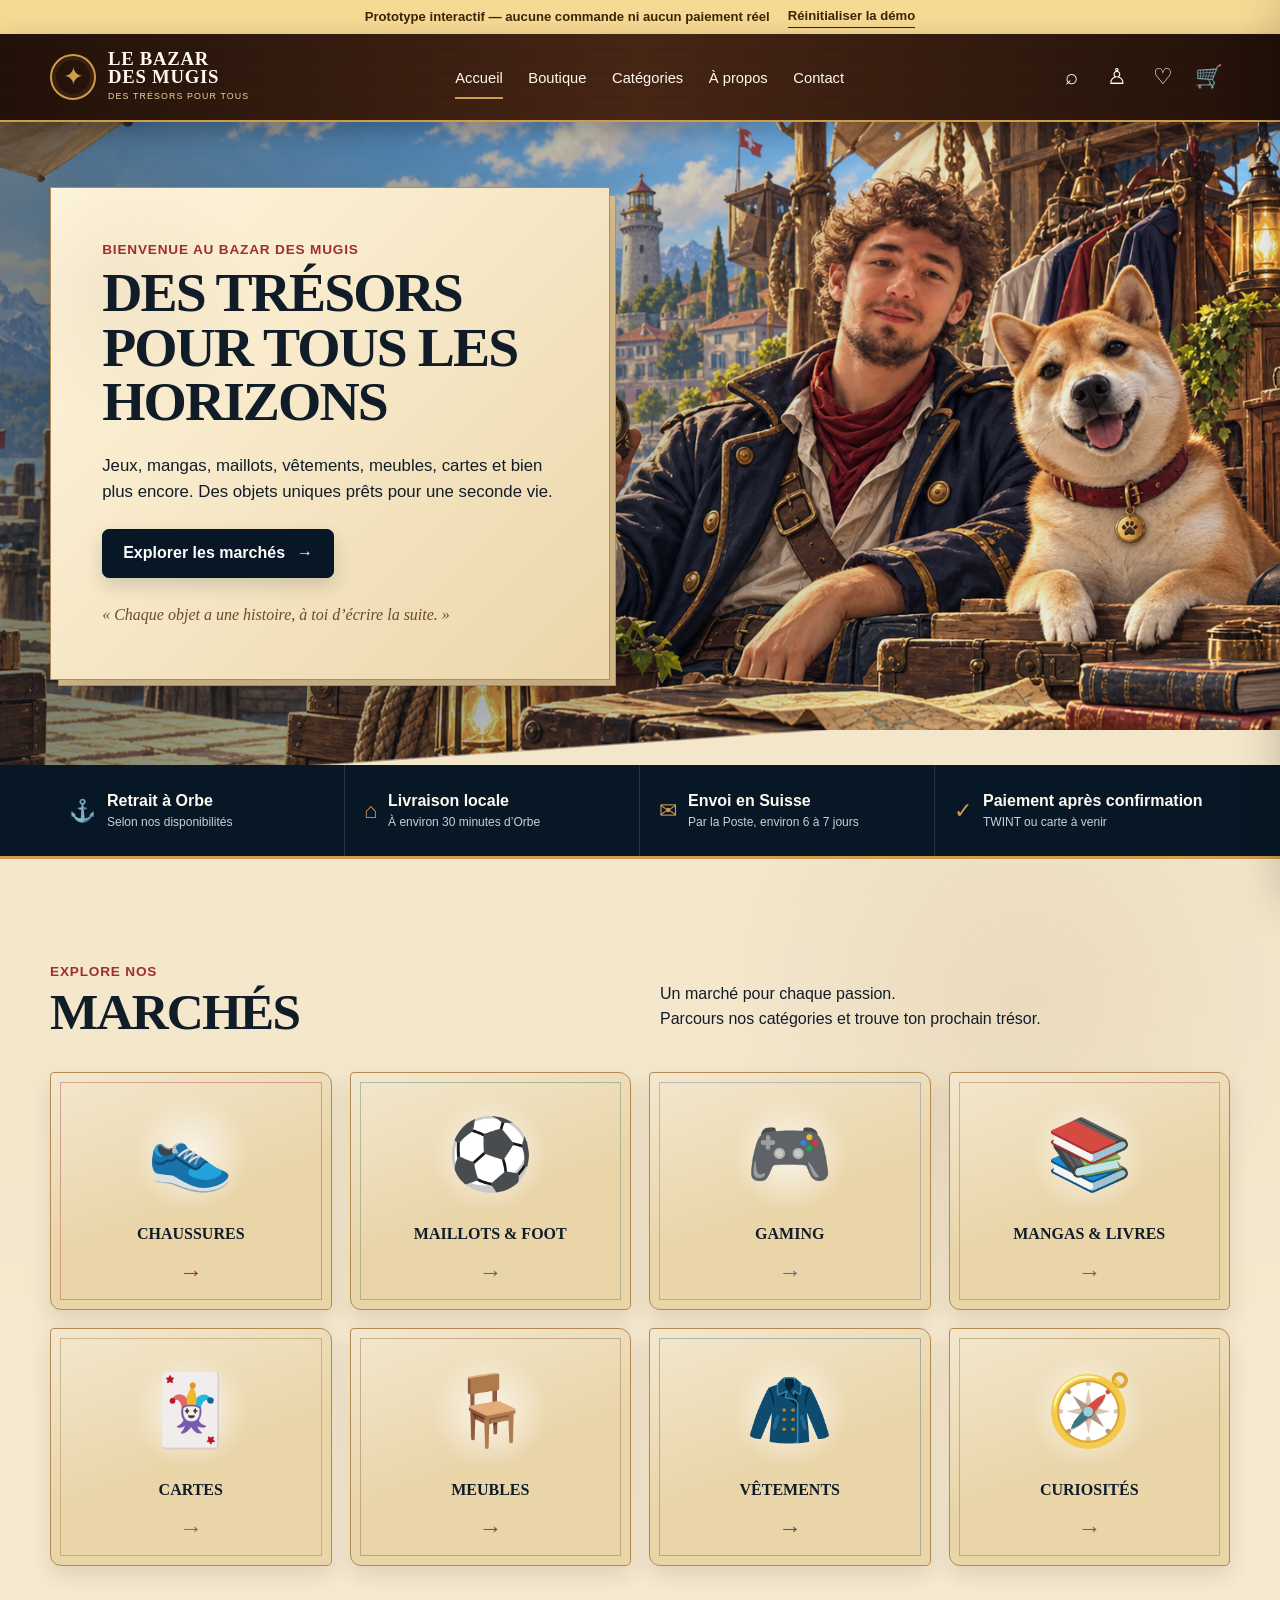
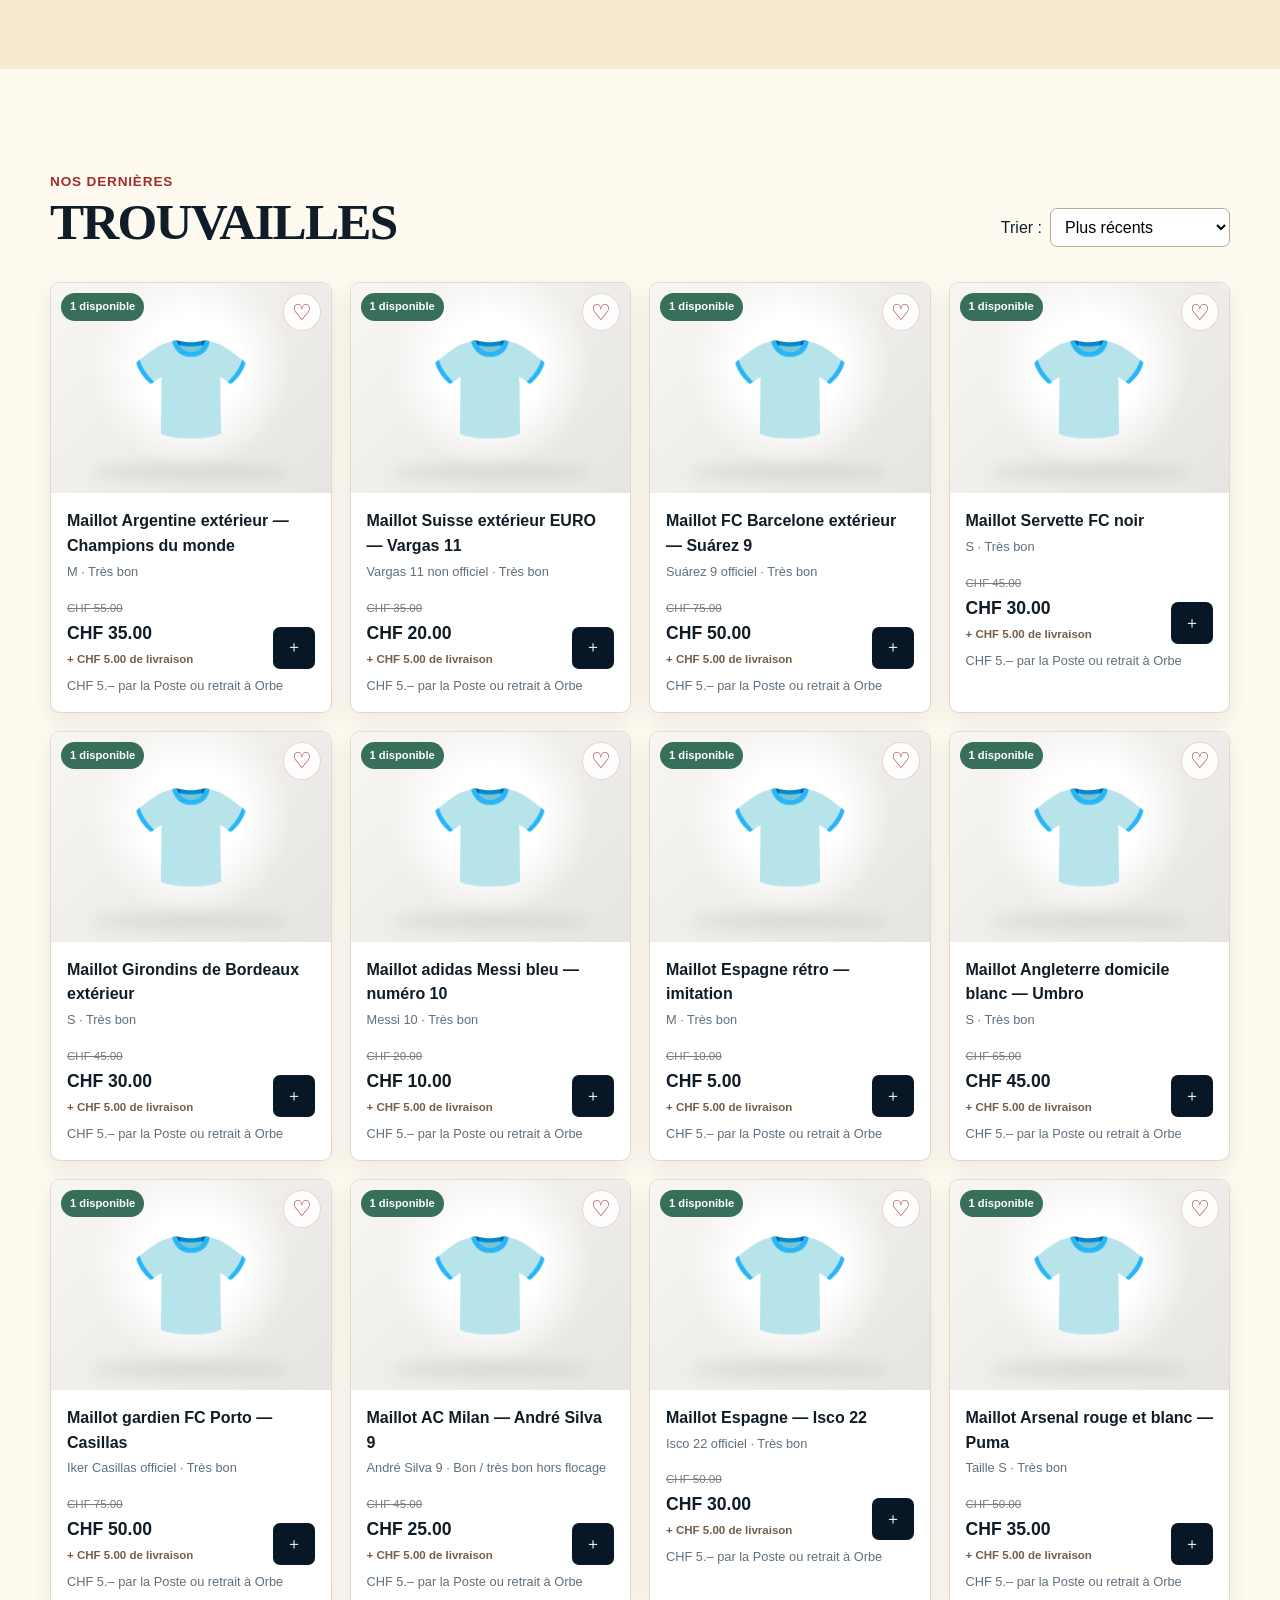
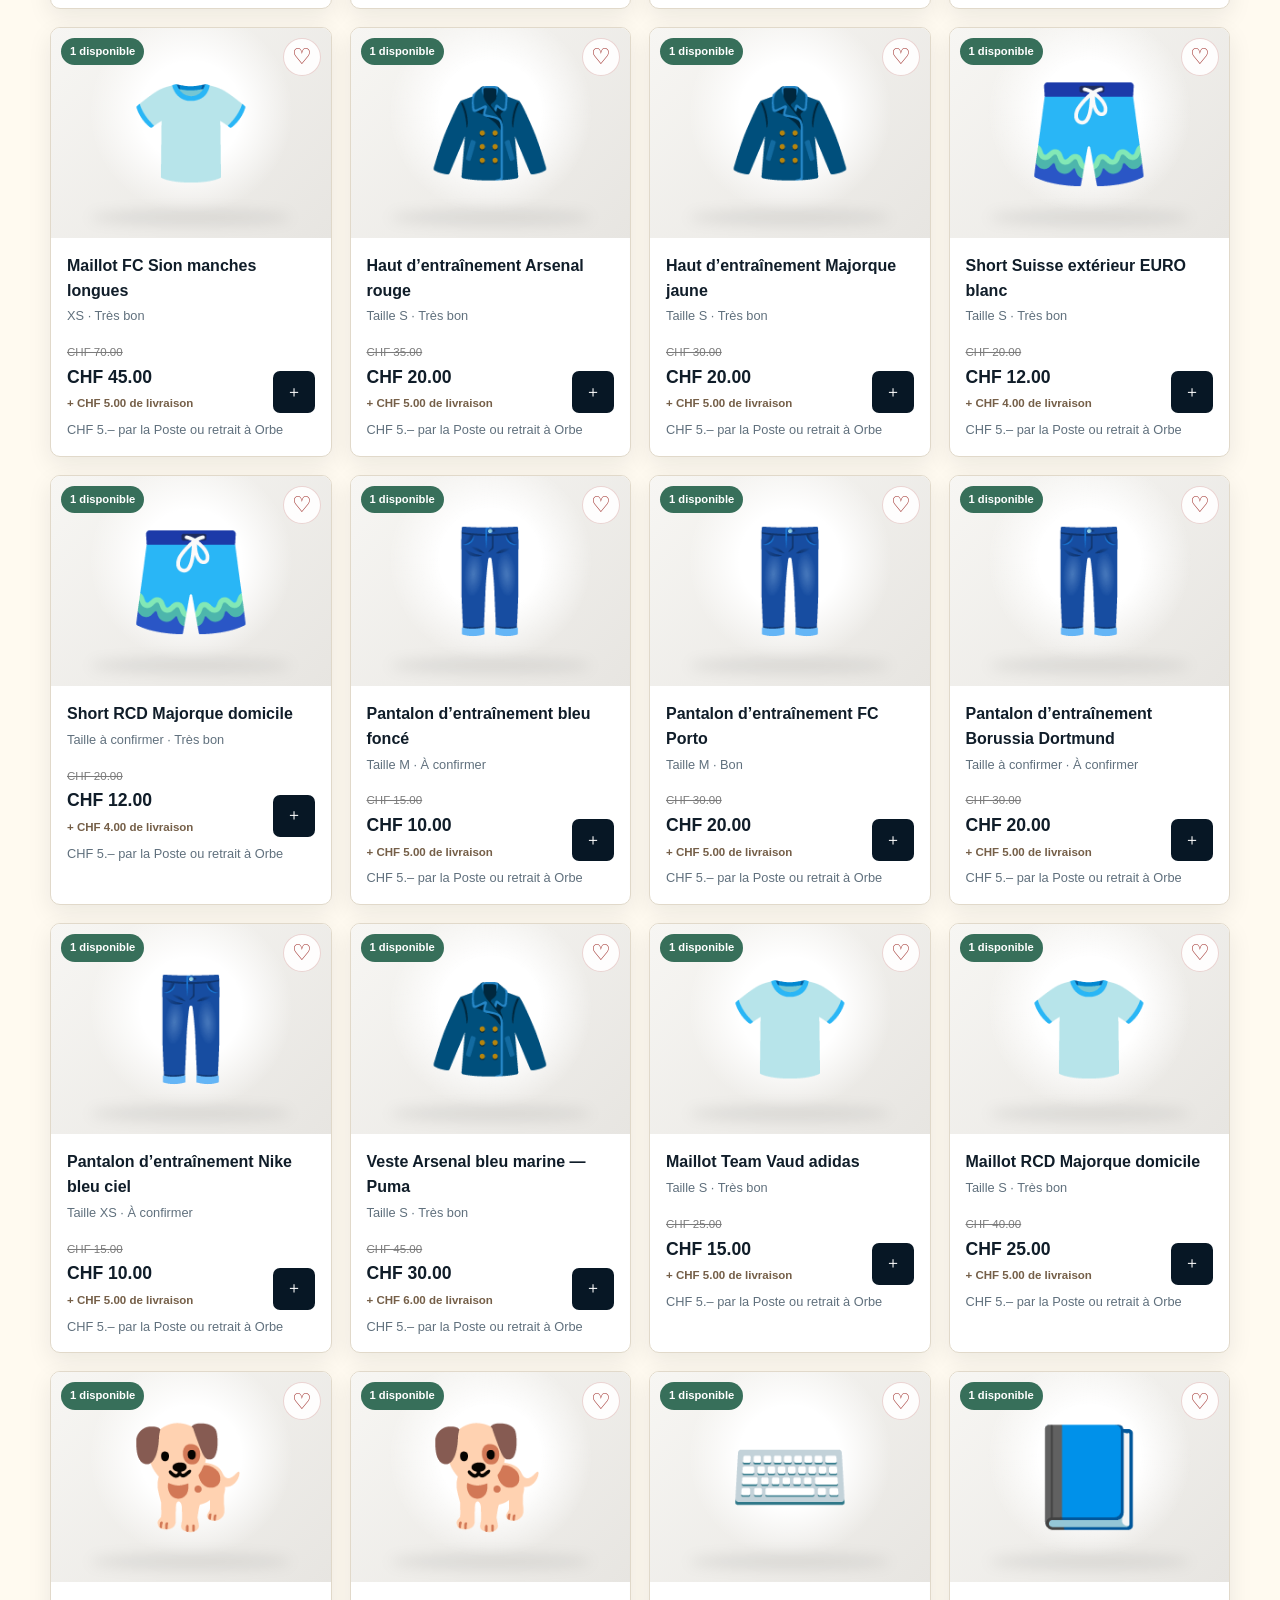
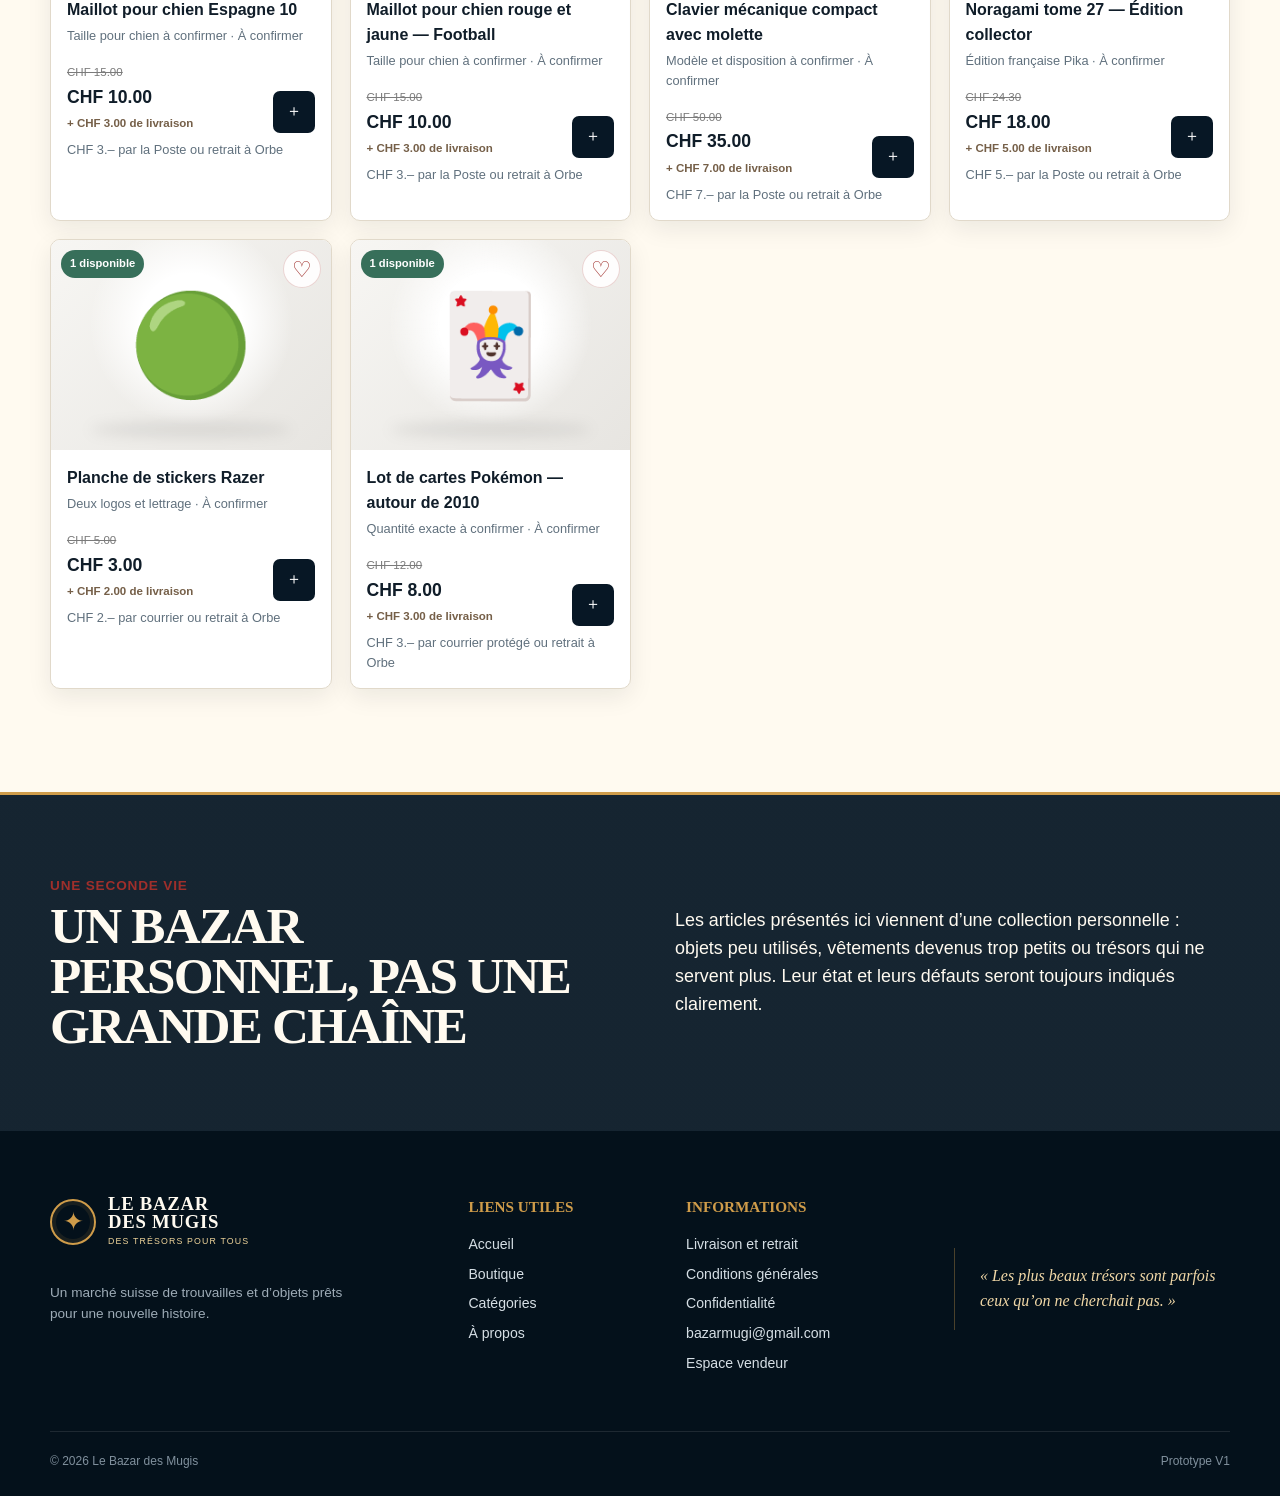
<file: index.html>
<!doctype html>
<html lang="fr">
  <head>
    <meta charset="UTF-8" />
    <meta name="viewport" content="width=device-width, initial-scale=1" />
    <meta name="robots" content="noindex, nofollow" />
    <meta
      name="description"
      content="Le Bazar des Mugis, des objets uniques et de seconde main livrés partout en Suisse."
    />
    <title>Le Bazar des Mugis — Des trésors pour tous</title>
    <link rel="stylesheet" href="styles.css" />
    <script src="catalogue-data.js" defer></script>
    <script src="catalogue-reel-2026.js" defer></script>
    <script src="app.js" defer></script>
  </head>
  <body>
    <a class="skip-link" href="#contenu">Aller au contenu</a>

    <div class="prototype-banner" role="status">
      <span>Prototype interactif — aucune commande ni aucun paiement réel</span>
      <button class="text-button" id="resetDemo" type="button">Réinitialiser la démo</button>
    </div>

    <header class="site-header" id="accueil">
      <div class="header-inner page-shell">
        <a class="brand" href="#accueil" aria-label="Le Bazar des Mugis, accueil">
          <span class="brand-mark" aria-hidden="true">✦</span>
          <span>
            <strong>Le Bazar<br />des Mugis</strong>
            <small>Des trésors pour tous</small>
          </span>
        </a>

        <button class="mobile-menu-button icon-button" id="mobileMenuButton" type="button" aria-expanded="false" aria-controls="mainNav">
          <span class="sr-only">Ouvrir le menu</span>
          <span aria-hidden="true">☰</span>
        </button>

        <nav class="main-nav" id="mainNav" aria-label="Navigation principale">
          <a class="active" href="#accueil">Accueil</a>
          <a href="#trouvailles">Boutique</a>
          <a href="#marches">Catégories</a>
          <a href="#a-propos">À propos</a>
          <a href="#contact">Contact</a>
        </nav>

        <div class="header-actions">
          <button class="icon-button" id="searchButton" type="button" aria-expanded="false" aria-controls="searchPanel">
            <span class="sr-only">Rechercher</span>
            <span aria-hidden="true">⌕</span>
          </button>
          <button class="icon-button desktop-action" type="button" aria-label="Compte client en préparation">
            <span aria-hidden="true">♙</span>
          </button>
          <button class="icon-button desktop-action" id="favoritesButton" type="button" aria-label="Afficher mes favoris">
            <span aria-hidden="true">♡</span>
            <span class="counter" id="favoriteCount" hidden>0</span>
          </button>
          <button class="icon-button cart-button" id="cartButton" type="button" aria-label="Ouvrir le panier">
            <span aria-hidden="true">🛒</span>
            <span class="counter" id="cartCount" hidden>0</span>
          </button>
        </div>
      </div>

      <div class="search-panel" id="searchPanel" hidden>
        <form class="page-shell search-form" id="searchForm" role="search">
          <label for="siteSearch">Rechercher un trésor</label>
          <div>
            <input id="siteSearch" name="q" type="search" placeholder="Maillot, manga, meuble…" autocomplete="off" />
            <button class="button button-small" type="submit">Rechercher</button>
          </div>
        </form>
      </div>
    </header>

    <main id="contenu">
      <section class="hero" aria-labelledby="heroTitle">
        <div class="hero-overlay"></div>
        <div class="page-shell hero-inner">
          <div class="parchment-panel hero-copy">
            <p class="eyebrow">Bienvenue au Bazar des Mugis</p>
            <h1 id="heroTitle">Des trésors pour tous les horizons</h1>
            <p>
              Jeux, mangas, maillots, vêtements, meubles, cartes et bien plus encore.
              Des objets uniques prêts pour une seconde vie.
            </p>
            <a class="button" href="#marches">Explorer les marchés <span aria-hidden="true">→</span></a>
            <blockquote>« Chaque objet a une histoire, à toi d’écrire la suite. »</blockquote>
          </div>
        </div>
      </section>

      <section class="service-strip" aria-label="Nos services">
        <div class="page-shell service-grid">
          <p><span aria-hidden="true">⚓</span><strong>Retrait à Orbe</strong><small>Selon nos disponibilités</small></p>
          <p><span aria-hidden="true">⌂</span><strong>Livraison locale</strong><small>À environ 30 minutes d’Orbe</small></p>
          <p><span aria-hidden="true">✉</span><strong>Envoi en Suisse</strong><small>Par la Poste, environ 6 à 7 jours</small></p>
          <p><span aria-hidden="true">✓</span><strong>Paiement après confirmation</strong><small>TWINT ou carte à venir</small></p>
        </div>
      </section>

      <section class="section parchment-section" id="marches" aria-labelledby="marketsTitle">
        <div class="page-shell">
          <div class="section-heading split-heading">
            <div>
              <p class="eyebrow">Explore nos</p>
              <h2 id="marketsTitle">Marchés</h2>
            </div>
            <p>Un marché pour chaque passion.<br />Parcours nos catégories et trouve ton prochain trésor.</p>
          </div>
          <div class="category-grid" id="categoryGrid"></div>
        </div>
      </section>

      <section class="section products-section" id="trouvailles" aria-labelledby="productsTitle">
        <div class="page-shell">
          <div class="section-heading products-heading">
            <div>
              <p class="eyebrow">Nos dernières</p>
              <h2 id="productsTitle">Trouvailles</h2>
            </div>
            <div class="product-tools">
              <label for="sortProducts">Trier :</label>
              <select id="sortProducts">
                <option value="recent">Plus récents</option>
                <option value="price-asc">Prix croissant</option>
                <option value="price-desc">Prix décroissant</option>
              </select>
            </div>
          </div>
          <div class="active-filter" id="activeFilter" hidden>
            <span></span>
            <button class="text-button" type="button">Voir tout</button>
          </div>
          <div class="product-grid" id="productGrid"></div>
          <p class="empty-state" id="emptyState" hidden>Aucun trésor ne correspond à cette recherche.</p>
        </div>
      </section>

      <section class="about-section" id="a-propos">
        <div class="page-shell about-grid">
          <div>
            <p class="eyebrow">Une seconde vie</p>
            <h2>Un bazar personnel, pas une grande chaîne</h2>
          </div>
          <p>
            Les articles présentés ici viennent d’une collection personnelle : objets peu utilisés,
            vêtements devenus trop petits ou trésors qui ne servent plus. Leur état et leurs défauts
            seront toujours indiqués clairement.
          </p>
        </div>
      </section>
    </main>

    <footer class="site-footer" id="contact">
      <div class="page-shell footer-grid">
        <div class="footer-brand">
          <div class="brand brand-footer">
            <span class="brand-mark" aria-hidden="true">✦</span>
            <span><strong>Le Bazar<br />des Mugis</strong><small>Des trésors pour tous</small></span>
          </div>
          <p>Un marché suisse de trouvailles et d’objets prêts pour une nouvelle histoire.</p>
        </div>
        <div>
          <h3>Liens utiles</h3>
          <a href="#accueil">Accueil</a>
          <a href="#trouvailles">Boutique</a>
          <a href="#marches">Catégories</a>
          <a href="#a-propos">À propos</a>
        </div>
        <div>
          <h3>Informations</h3>
          <a href="#livraison">Livraison et retrait</a>
          <a href="#conditions">Conditions générales</a>
          <a href="#confidentialite">Confidentialité</a>
          <a href="mailto:bazarmugi@gmail.com">bazarmugi@gmail.com</a>
          <a href="admin.html">Espace vendeur</a>
        </div>
        <div class="footer-quote">
          <p>« Les plus beaux trésors sont parfois ceux qu’on ne cherchait pas. »</p>
        </div>
      </div>
      <div class="page-shell footer-bottom">
        <span>© <span id="currentYear"></span> Le Bazar des Mugis</span>
        <span>Prototype V1</span>
      </div>
    </footer>

    <div class="drawer-backdrop" id="drawerBackdrop" hidden></div>
    <aside class="cart-drawer" id="cartDrawer" aria-labelledby="cartTitle" aria-hidden="true">
      <div class="drawer-header">
        <div>
          <p class="eyebrow">Ta sélection</p>
          <h2 id="cartTitle">Le panier</h2>
        </div>
        <button class="icon-button" id="closeCart" type="button" aria-label="Fermer le panier">×</button>
      </div>
      <div class="cart-items" id="cartItems"></div>
      <div class="cart-footer">
        <div class="cart-total"><span>Total avec livraison</span><strong id="cartTotal">CHF 0.00</strong></div>
        <p>Un forfait provisoire de CHF 5.– est ajouté au panier envoyé par la Poste.</p>
        <button class="button button-full" id="checkoutButton" type="button">Envoyer la demande</button>
      </div>
    </aside>

    <dialog class="product-dialog" id="productDialog">
      <button class="dialog-close icon-button" data-close-dialog type="button" aria-label="Fermer">×</button>
      <div id="productDialogContent"></div>
    </dialog>

    <dialog class="checkout-dialog" id="checkoutDialog">
      <button class="dialog-close icon-button" data-close-dialog type="button" aria-label="Fermer">×</button>
      <div class="dialog-heading">
        <p class="eyebrow">Demande de commande</p>
        <h2>Où doit partir ton trésor ?</h2>
        <p>Aucun paiement n’est demandé maintenant. La disponibilité sera d’abord confirmée.</p>
      </div>
      <form id="checkoutForm">
        <div class="form-grid">
          <label>Prénom et nom<input name="name" required autocomplete="name" /></label>
          <label>E-mail<input name="email" type="email" required autocomplete="email" /></label>
          <label>Adresse<input name="address" required autocomplete="street-address" /></label>
          <label>NPA<input name="postalCode" inputmode="numeric" pattern="[0-9]{4}" maxlength="4" required autocomplete="postal-code" /></label>
          <label>Localité<input name="city" required autocomplete="address-level2" /></label>
          <label>Téléphone (facultatif)<input name="phone" type="tel" autocomplete="tel" /></label>
        </div>
        <fieldset>
          <legend>Mode de réception</legend>
          <label class="radio-card"><input type="radio" name="delivery" value="poste" required /><span><strong>Envoi par la Poste</strong><small>Partout en Suisse, environ 6 à 7 jours</small></span></label>
          <label class="radio-card"><input type="radio" name="delivery" value="orbe" /><span><strong>Retrait à Orbe</strong><small>Adresse communiquée après confirmation</small></span></label>
          <label class="radio-card"><input type="radio" name="delivery" value="local" /><span><strong>Livraison locale</strong><small>Dans un rayon d’environ 30 minutes d’Orbe</small></span></label>
        </fieldset>
        <label>Message (facultatif)<textarea name="message" rows="3" placeholder="Une précision sur la commande…"></textarea></label>
        <label class="consent"><input type="checkbox" required /> <span>J’ai compris qu’il s’agit d’une demande et que le paiement arrivera après confirmation.</span></label>
        <button class="button button-full" type="submit">Confirmer la demande</button>
      </form>
    </dialog>

    <section class="demo-panel" id="demoPanel" hidden aria-live="polite">
      <div>
        <strong>Simulation vendeur</strong>
        <span id="demoOrderLabel"></span>
      </div>
      <button class="button button-small" id="confirmOrder" type="button">Confirmer la disponibilité</button>
      <button class="button button-small button-accent" id="simulatePayment" type="button">Simuler le paiement</button>
    </section>

    <div class="toast" id="toast" role="status" aria-live="polite" hidden></div>
  </body>
</html>
</file>
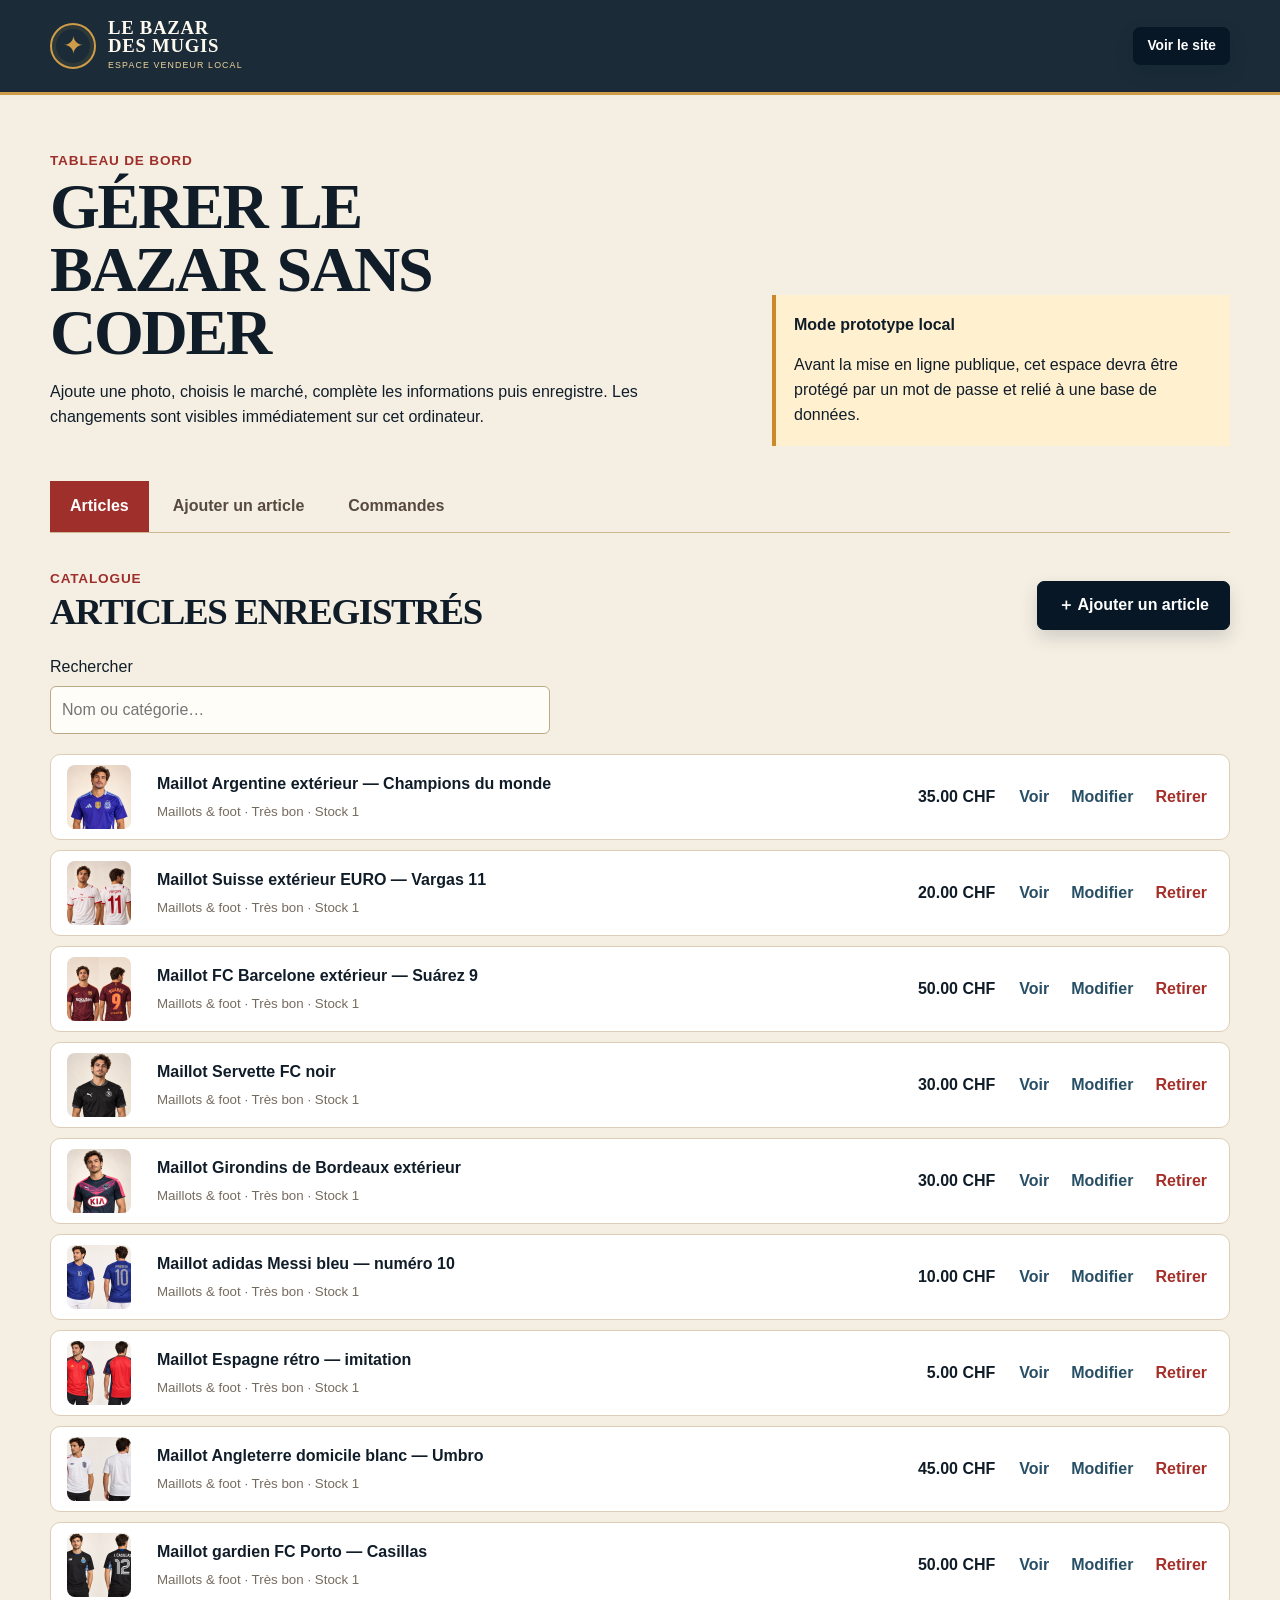
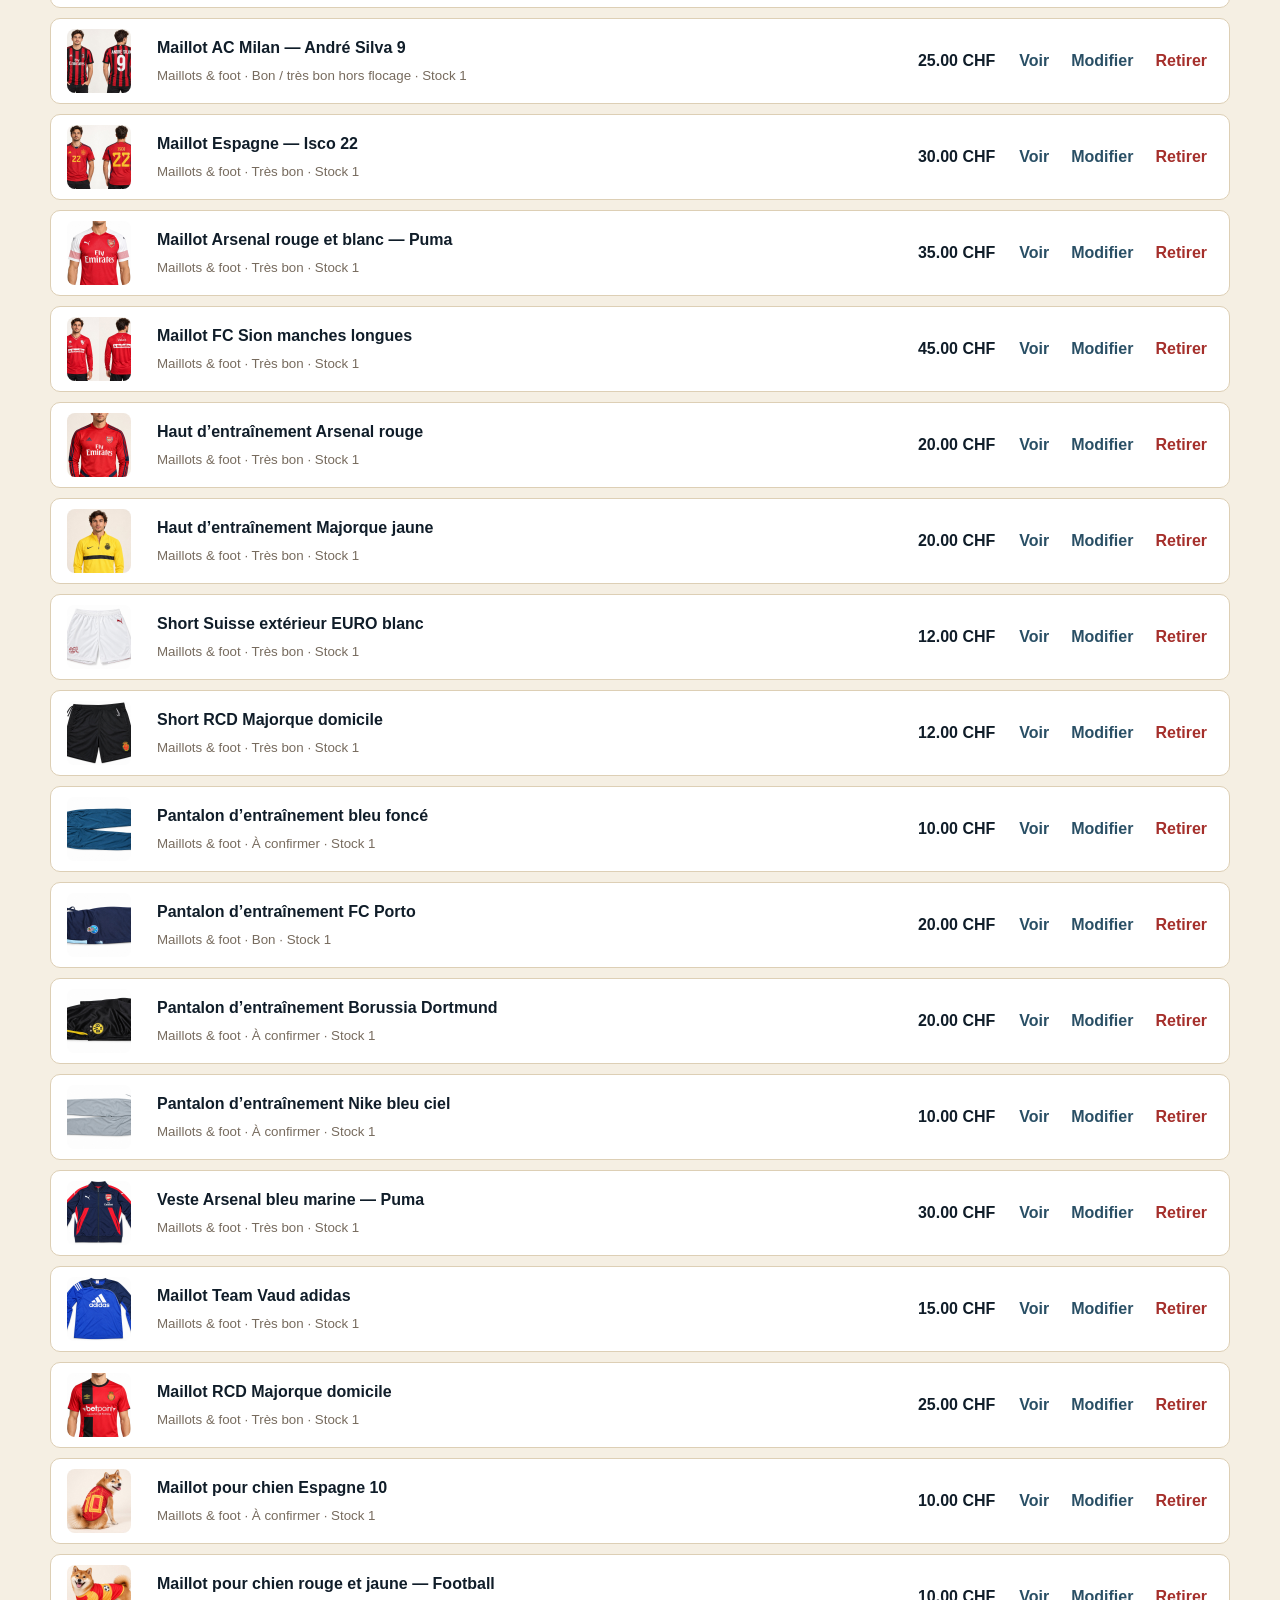
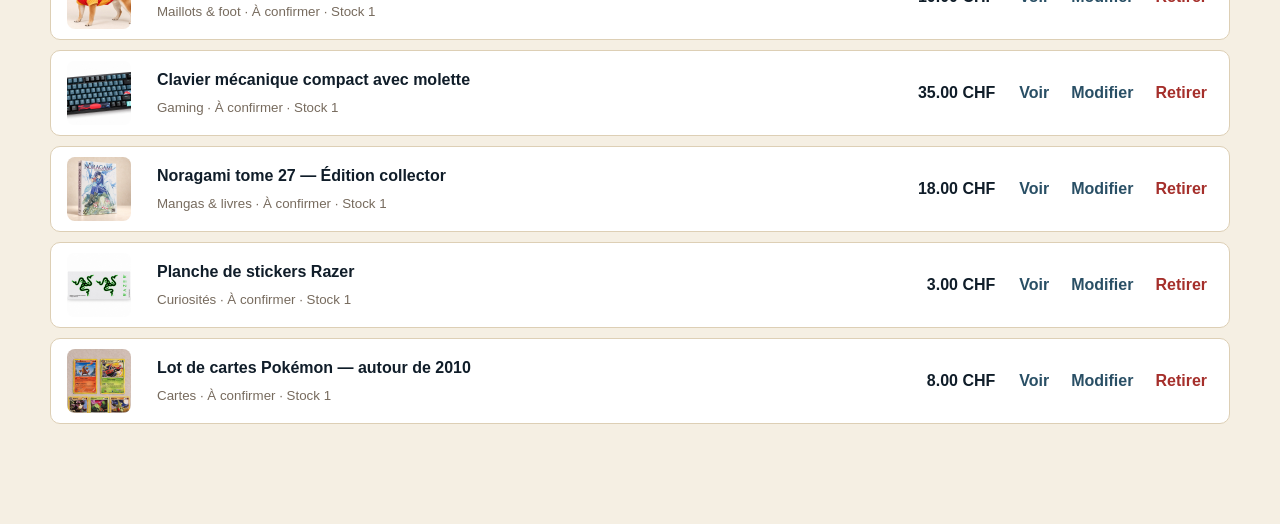
<file: admin.html>
<!doctype html><html lang="fr"><head><meta charset="UTF-8"><meta name="viewport" content="width=device-width,initial-scale=1"><meta name="robots" content="noindex"><title>Espace vendeur — Le Bazar des Mugis</title><link rel="stylesheet" href="styles.css"><script src="catalogue-data.js" defer></script><script src="catalogue-reel-2026.js" defer></script><script src="admin.js" defer></script></head>
<body class="admin-page"><header class="admin-header"><div class="page-shell"><a class="brand" href="index.html"><span class="brand-mark">✦</span><span><strong>Le Bazar<br>des Mugis</strong><small>Espace vendeur local</small></span></a><div><a class="button button-small" href="index.html">Voir le site</a></div></div></header>
<main class="admin-main page-shell"><section class="admin-intro"><div><p class="eyebrow">Tableau de bord</p><h1>Gérer le bazar sans coder</h1><p>Ajoute une photo, choisis le marché, complète les informations puis enregistre. Les changements sont visibles immédiatement sur cet ordinateur.</p></div><div class="admin-warning"><strong>Mode prototype local</strong><p>Avant la mise en ligne publique, cet espace devra être protégé par un mot de passe et relié à une base de données.</p></div></section>
<nav class="admin-tabs" aria-label="Espace vendeur"><button class="active" data-admin-tab="products">Articles</button><button data-admin-tab="editor">Ajouter un article</button><button data-admin-tab="orders">Commandes <span id="orderBadge"></span></button></nav>
<section class="admin-panel active" id="panel-products"><div class="admin-panel-heading"><div><p class="eyebrow">Catalogue</p><h2>Articles enregistrés</h2></div><button class="button" id="newProduct" type="button">＋ Ajouter un article</button></div><label class="admin-search">Rechercher<input id="adminSearch" type="search" placeholder="Nom ou catégorie…"></label><div class="admin-product-list" id="adminProductList"></div></section>
<section class="admin-panel" id="panel-editor"><div class="admin-panel-heading"><div><p class="eyebrow">Fiche vendeur</p><h2 id="editorTitle">Nouvel article</h2></div><button class="text-button" id="cancelEdit" type="button">Annuler</button></div><form id="productForm" class="admin-form"><input type="hidden" name="id"><div class="admin-form-grid"><label>Nom de l’article<input name="name" required placeholder="Ex. Maillot de Majorque 2018"></label><label>Marché<select name="category" required id="adminCategory"></select></label><label>Prix en CHF<input name="price" type="number" min="0" step="0.05" required value="25"></label><label>Frais de livraison<input name="shippingFee" type="number" min="0" step="0.05" required value="5"></label><label>État<select name="condition" required><option>Neuf</option><option>Comme neuf</option><option>Très bon état</option><option>Bon état</option><option>État correct</option></select></label><label>Quantité disponible<input name="stock" type="number" min="0" step="1" required value="1"></label></div><label>Description<textarea name="description" rows="4" required placeholder="Explique ce que c’est, son état réel et les éventuels défauts."></textarea></label><label>Mode de réception<input name="shipping" required value="CHF 5.– par la Poste ou retrait à Orbe"></label><div class="admin-dynamic-fields"><h3>Informations adaptées au marché</h3><div class="admin-form-grid" id="dynamicFields"></div></div><div class="admin-image-editor"><div><h3>Photo principale</h3><p>Choisis une image JPG, PNG ou WebP. Elle sera redimensionnée pour ne pas surcharger le site.</p><input id="productImage" type="file" accept="image/jpeg,image/png,image/webp"><button class="text-button" id="removeImage" type="button">Retirer la photo</button></div><div class="admin-image-preview" id="imagePreview"><span>📷<small>Aucune photo</small></span></div></div><button class="button button-full" type="submit">Enregistrer l’article</button></form></section>
<section class="admin-panel" id="panel-orders"><div class="admin-panel-heading"><div><p class="eyebrow">Suivi</p><h2>Commandes reçues</h2></div><a class="button button-small" href="mailto:bazarmugi@gmail.com">Ouvrir l’adresse e-mail</a></div><div class="order-filters"><button class="active" data-order-filter="all">Toutes</button><button data-order-filter="pending">À valider</button><button data-order-filter="reserved">Validées</button><button data-order-filter="paid">Payées</button><button data-order-filter="preparing">À préparer</button></div><div id="adminOrders" class="admin-orders"></div></section></main><div class="toast" id="toast" hidden></div></body></html>
</file>
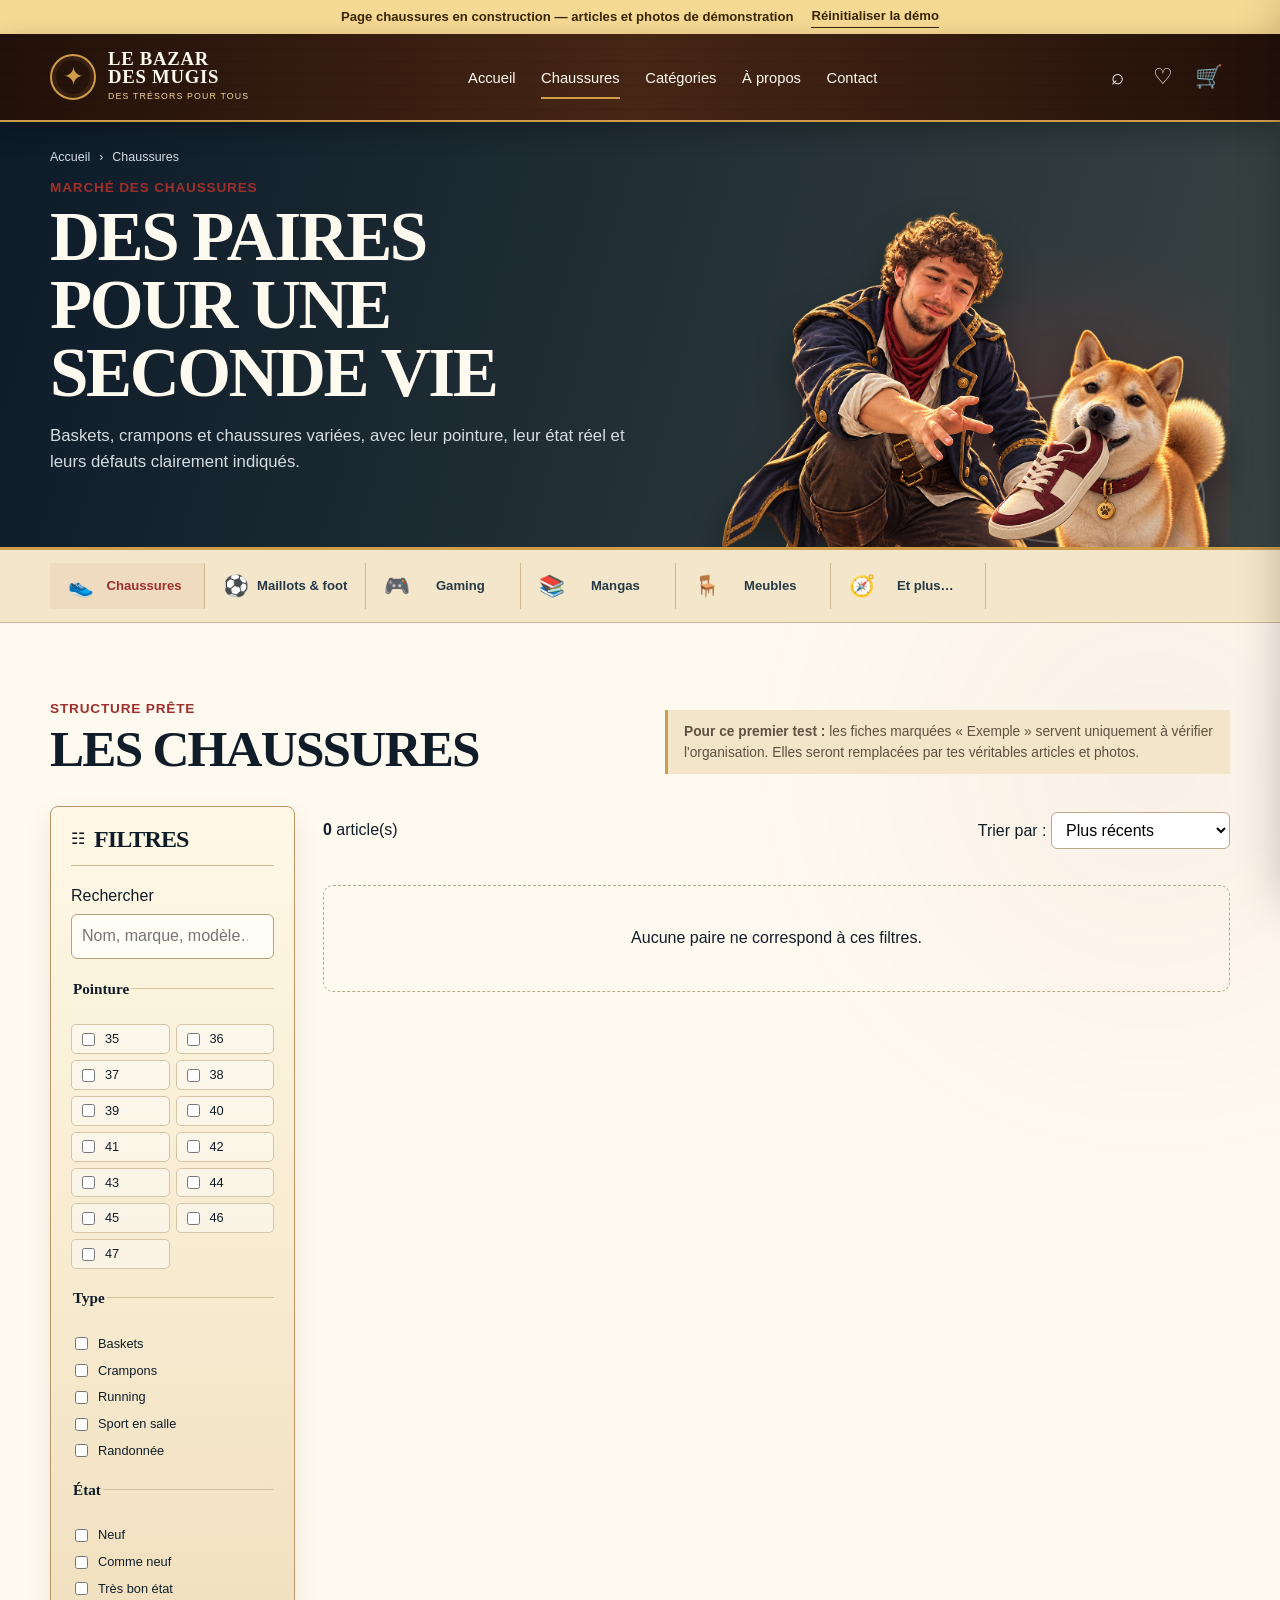
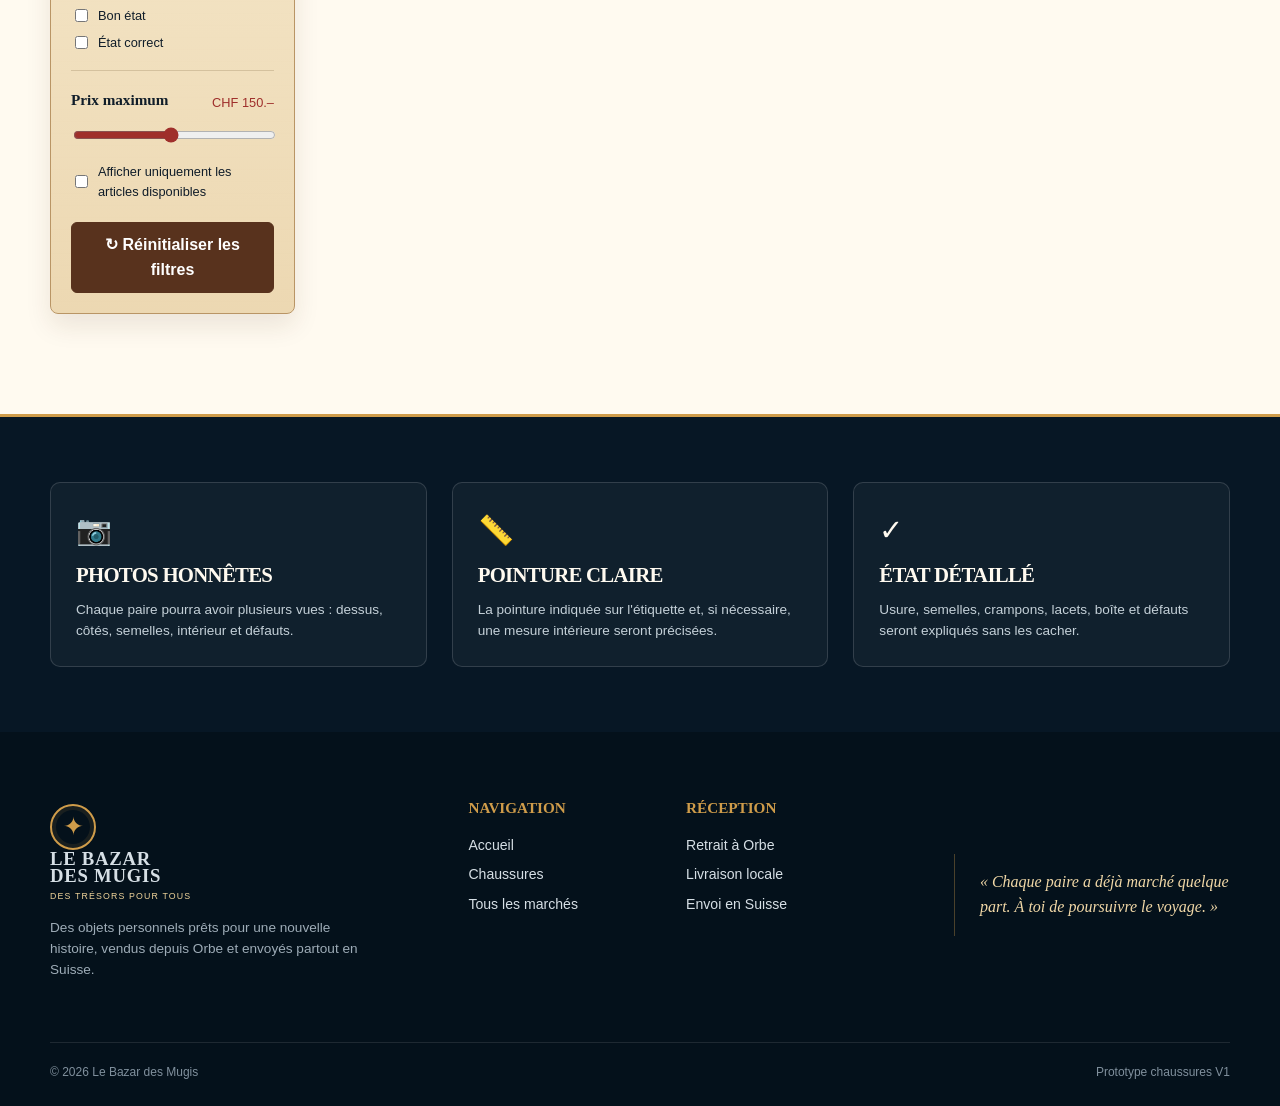
<file: chaussures.html>
<!doctype html>
<html lang="fr">
  <head>
    <meta charset="UTF-8" />
    <meta name="viewport" content="width=device-width, initial-scale=1" />
    <meta name="robots" content="noindex, nofollow" />
    <meta name="description" content="Chaussures, baskets et crampons de seconde main du Bazar des Mugis." />
    <title>Marché des chaussures — Le Bazar des Mugis</title>
    <link rel="stylesheet" href="styles.css" />
    <script src="catalogue-data.js" defer></script>
    <script src="catalogue-reel-2026.js" defer></script>
    <script src="chaussures.js" defer></script>
  </head>
  <body class="shoe-page">
    <a class="skip-link" href="#catalogueChaussures">Aller aux chaussures</a>

    <div class="prototype-banner" role="status">
      <span>Page chaussures en construction — articles et photos de démonstration</span>
      <button class="text-button" id="resetDemo" type="button">Réinitialiser la démo</button>
    </div>

    <header class="site-header">
      <div class="header-inner page-shell">
        <a class="brand" href="index.html" aria-label="Retour à l'accueil du Bazar des Mugis">
          <span class="brand-mark" aria-hidden="true">✦</span>
          <span><strong>Le Bazar<br />des Mugis</strong><small>Des trésors pour tous</small></span>
        </a>

        <button class="mobile-menu-button icon-button" id="mobileMenuButton" type="button" aria-expanded="false" aria-controls="mainNav">
          <span class="sr-only">Ouvrir le menu</span><span aria-hidden="true">☰</span>
        </button>

        <nav class="main-nav" id="mainNav" aria-label="Navigation principale">
          <a href="index.html">Accueil</a>
          <a class="active" href="chaussures.html">Chaussures</a>
          <a href="index.html#marches">Catégories</a>
          <a href="index.html#a-propos">À propos</a>
          <a href="mailto:bazarmugi@gmail.com">Contact</a>
        </nav>

        <div class="header-actions">
          <button class="icon-button" id="focusSearch" type="button" aria-label="Rechercher une chaussure"><span aria-hidden="true">⌕</span></button>
          <button class="icon-button desktop-action" id="favoritesButton" type="button" aria-label="Afficher mes favoris">
            <span aria-hidden="true">♡</span><span class="counter" id="favoriteCount" hidden>0</span>
          </button>
          <button class="icon-button cart-button" id="cartButton" type="button" aria-label="Ouvrir le panier">
            <span aria-hidden="true">🛒</span><span class="counter" id="cartCount" hidden>0</span>
          </button>
        </div>
      </div>
    </header>

    <main>
      <section class="category-hero shoe-hero" aria-labelledby="shoeTitle">
        <div class="page-shell category-hero-inner">
          <nav class="breadcrumbs" aria-label="Fil d’Ariane">
            <a href="index.html">Accueil</a><span aria-hidden="true">›</span><span>Chaussures</span>
          </nav>
          <div class="category-hero-copy">
            <p class="eyebrow">Marché des chaussures</p>
            <h1 id="shoeTitle">Des paires pour une seconde vie</h1>
            <p>Baskets, crampons et chaussures variées, avec leur pointure, leur état réel et leurs défauts clairement indiqués.</p>
          </div>
          <div class="shoe-hero-art" aria-hidden="true">
            <span class="field-line field-line-one"></span>
            <span class="field-line field-line-two"></span>
            <img src="identite-visuelle/hero-chaussures-proprietaire-beely-v1.png" alt="" />
          </div>
        </div>
      </section>

      <nav class="market-tabs" aria-label="Les marchés du bazar">
        <div class="page-shell market-tabs-inner">
          <a class="active" href="chaussures.html"><span aria-hidden="true">👟</span>Chaussures</a>
          <a href="index.html#marches"><span aria-hidden="true">⚽</span>Maillots & foot</a>
          <a href="index.html#marches"><span aria-hidden="true">🎮</span>Gaming</a>
          <a href="index.html#marches"><span aria-hidden="true">📚</span>Mangas</a>
          <a href="index.html#marches"><span aria-hidden="true">🪑</span>Meubles</a>
          <a href="index.html#marches"><span aria-hidden="true">🧭</span>Et plus…</a>
        </div>
      </nav>

      <section class="catalogue-section" id="catalogueChaussures">
        <div class="page-shell">
          <div class="catalogue-intro">
            <div>
              <p class="eyebrow">Structure prête</p>
              <h2>Les chaussures</h2>
            </div>
            <p class="demo-note"><strong>Pour ce premier test :</strong> les fiches marquées « Exemple » servent uniquement à vérifier l'organisation. Elles seront remplacées par tes véritables articles et photos.</p>
          </div>

          <button class="button filter-toggle" id="filterToggle" type="button" aria-expanded="false" aria-controls="shoeFilters">Afficher les filtres</button>

          <div class="catalogue-layout">
            <aside class="filters-panel" id="shoeFilters">
              <div class="filters-title"><span aria-hidden="true">☷</span><h2>Filtres</h2></div>
              <label class="filter-search">Rechercher<input id="shoeSearch" type="search" placeholder="Nom, marque, modèle…" /></label>

              <fieldset class="filter-group">
                <legend>Pointure</legend>
                <div class="size-filter" id="sizeFilters"></div>
              </fieldset>

              <fieldset class="filter-group">
                <legend>Type</legend>
                <label><input type="checkbox" name="type" value="Baskets" /> Baskets</label>
                <label><input type="checkbox" name="type" value="Crampons" /> Crampons</label>
                <label><input type="checkbox" name="type" value="Running" /> Running</label>
                <label><input type="checkbox" name="type" value="Sport en salle" /> Sport en salle</label>
                <label><input type="checkbox" name="type" value="Randonnée" /> Randonnée</label>
              </fieldset>

              <fieldset class="filter-group">
                <legend>État</legend>
                <label><input type="checkbox" name="condition" value="Neuf" /> Neuf</label>
                <label><input type="checkbox" name="condition" value="Comme neuf" /> Comme neuf</label>
                <label><input type="checkbox" name="condition" value="Très bon état" /> Très bon état</label>
                <label><input type="checkbox" name="condition" value="Bon état" /> Bon état</label>
                <label><input type="checkbox" name="condition" value="État correct" /> État correct</label>
              </fieldset>

              <div class="filter-group">
                <label for="maxPrice"><strong>Prix maximum</strong><output id="maxPriceOutput">CHF 150.–</output></label>
                <input id="maxPrice" type="range" min="10" max="300" step="5" value="150" />
              </div>

              <label class="stock-filter"><input id="availableOnly" type="checkbox" /> Afficher uniquement les articles disponibles</label>
              <button class="filter-reset" id="resetFilters" type="button">↻ Réinitialiser les filtres</button>
            </aside>

            <div class="catalogue-results">
              <div class="results-toolbar">
                <p><strong id="resultCount">0</strong> article(s)</p>
                <label for="sortShoes">Trier par :
                  <select id="sortShoes">
                    <option value="recent">Plus récents</option>
                    <option value="price-asc">Prix croissant</option>
                    <option value="price-desc">Prix décroissant</option>
                    <option value="size-asc">Pointure croissante</option>
                  </select>
                </label>
              </div>
              <div class="shoe-product-grid" id="shoeGrid"></div>
              <p class="empty-state" id="shoeEmpty" hidden>Aucune paire ne correspond à ces filtres.</p>
            </div>
          </div>
        </div>
      </section>

      <section class="shoe-information">
        <div class="page-shell shoe-information-grid">
          <article><span aria-hidden="true">📷</span><h2>Photos honnêtes</h2><p>Chaque paire pourra avoir plusieurs vues : dessus, côtés, semelles, intérieur et défauts.</p></article>
          <article><span aria-hidden="true">📏</span><h2>Pointure claire</h2><p>La pointure indiquée sur l'étiquette et, si nécessaire, une mesure intérieure seront précisées.</p></article>
          <article><span aria-hidden="true">✓</span><h2>État détaillé</h2><p>Usure, semelles, crampons, lacets, boîte et défauts seront expliqués sans les cacher.</p></article>
        </div>
      </section>
    </main>

    <footer class="site-footer">
      <div class="page-shell footer-grid">
        <div class="footer-brand">
          <a class="brand brand-footer" href="index.html"><span class="brand-mark" aria-hidden="true">✦</span><span><strong>Le Bazar<br />des Mugis</strong><small>Des trésors pour tous</small></span></a>
          <p>Des objets personnels prêts pour une nouvelle histoire, vendus depuis Orbe et envoyés partout en Suisse.</p>
        </div>
        <div><h3>Navigation</h3><a href="index.html">Accueil</a><a href="chaussures.html">Chaussures</a><a href="index.html#marches">Tous les marchés</a></div>
        <div><h3>Réception</h3><a href="index.html">Retrait à Orbe</a><a href="index.html">Livraison locale</a><a href="index.html">Envoi en Suisse</a></div>
        <div class="footer-quote"><p>« Chaque paire a déjà marché quelque part. À toi de poursuivre le voyage. »</p></div>
      </div>
      <div class="page-shell footer-bottom"><span>© <span id="currentYear"></span> Le Bazar des Mugis</span><span>Prototype chaussures V1</span></div>
    </footer>

    <div class="drawer-backdrop" id="drawerBackdrop" hidden></div>
    <aside class="cart-drawer" id="cartDrawer" aria-labelledby="cartTitle" aria-hidden="true">
      <div class="drawer-header"><div><p class="eyebrow">Ta sélection</p><h2 id="cartTitle">Le panier</h2></div><button class="icon-button" id="closeCart" type="button" aria-label="Fermer">×</button></div>
      <div class="cart-items" id="cartItems"></div>
      <div class="cart-footer"><div class="cart-total"><span>Total avec livraison</span><strong id="cartTotal">CHF 0.00</strong></div><p>Le forfait provisoire de CHF 5.– est inclus.</p><button class="button button-full" id="checkoutButton" type="button">Envoyer la demande</button></div>
    </aside>

    <dialog class="product-dialog shoe-dialog" id="shoeDialog">
      <button class="dialog-close icon-button" id="closeShoeDialog" type="button" aria-label="Fermer">×</button>
      <div id="shoeDialogContent"></div>
    </dialog>

    <dialog class="checkout-dialog" id="checkoutDialog">
      <button class="dialog-close icon-button" id="closeCheckoutDialog" type="button" aria-label="Fermer">×</button>
      <div class="dialog-heading"><p class="eyebrow">Demande de commande</p><h2>Informations de réception</h2><p>Aucun paiement maintenant : tu recevras d'abord la confirmation de disponibilité.</p></div>
      <form id="checkoutForm">
        <div class="form-grid">
          <label>Prénom et nom<input name="name" required autocomplete="name" /></label>
          <label>E-mail<input name="email" type="email" required autocomplete="email" /></label>
          <label>Adresse<input name="address" required autocomplete="street-address" /></label>
          <label>NPA<input name="postalCode" inputmode="numeric" pattern="[0-9]{4}" maxlength="4" required /></label>
          <label>Localité<input name="city" required /></label>
          <label>Téléphone (facultatif)<input name="phone" type="tel" /></label>
        </div>
        <fieldset><legend>Mode de réception</legend>
          <label class="radio-card"><input type="radio" name="delivery" value="poste" required /><span><strong>Envoi par la Poste</strong><small>Partout en Suisse, environ 6 à 7 jours</small></span></label>
          <label class="radio-card"><input type="radio" name="delivery" value="orbe" /><span><strong>Retrait à Orbe</strong><small>Adresse après confirmation</small></span></label>
          <label class="radio-card"><input type="radio" name="delivery" value="local" /><span><strong>Livraison locale</strong><small>Environ 30 minutes autour d'Orbe</small></span></label>
        </fieldset>
        <label class="consent"><input type="checkbox" required /><span>J’ai compris que le paiement arrivera après confirmation.</span></label>
        <button class="button button-full" type="submit">Confirmer la demande</button>
      </form>
    </dialog>

    <section class="demo-panel" id="demoPanel" hidden aria-live="polite">
      <div><strong>Simulation vendeur</strong><span id="demoOrderLabel"></span></div>
      <button class="button button-small" id="confirmOrder" type="button">Confirmer la disponibilité</button>
      <button class="button button-small button-accent" id="simulatePayment" type="button">Simuler le paiement</button>
    </section>
    <div class="toast" id="toast" role="status" aria-live="polite" hidden></div>
  </body>
</html>
</file>
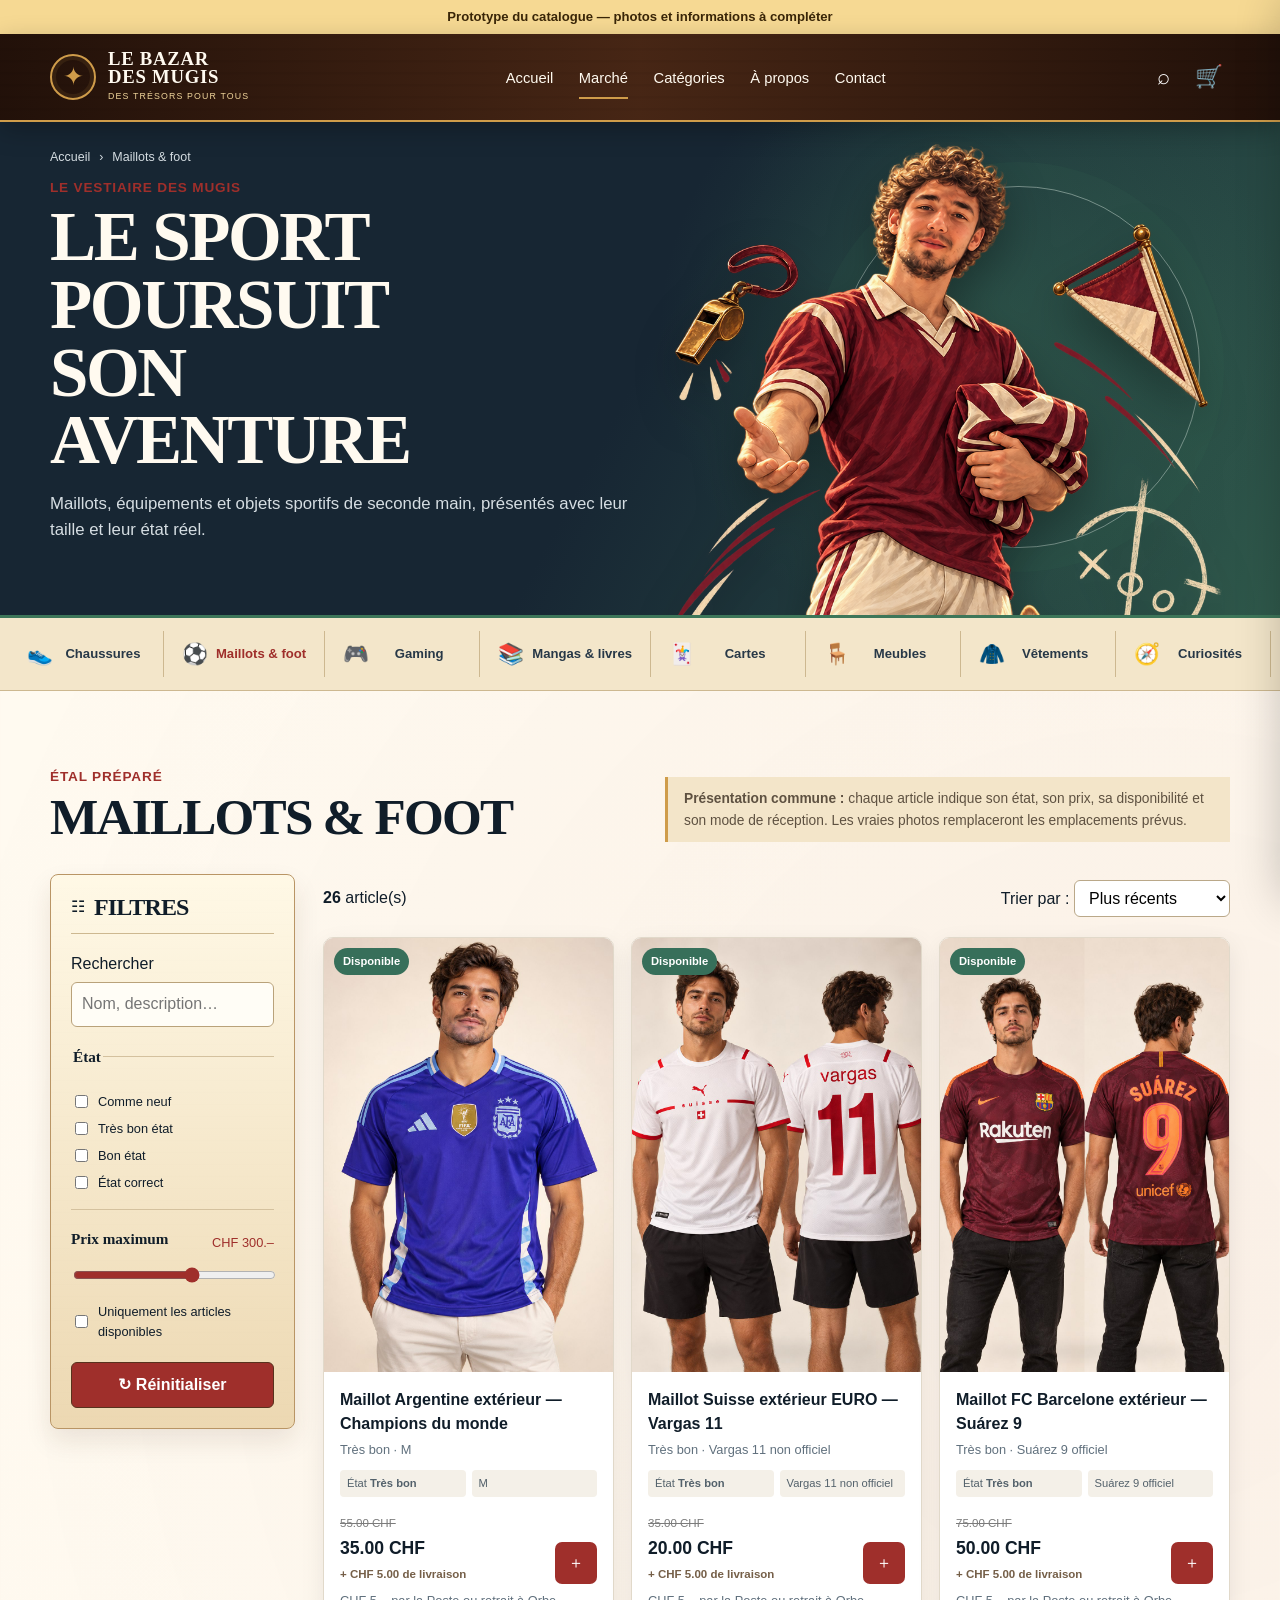
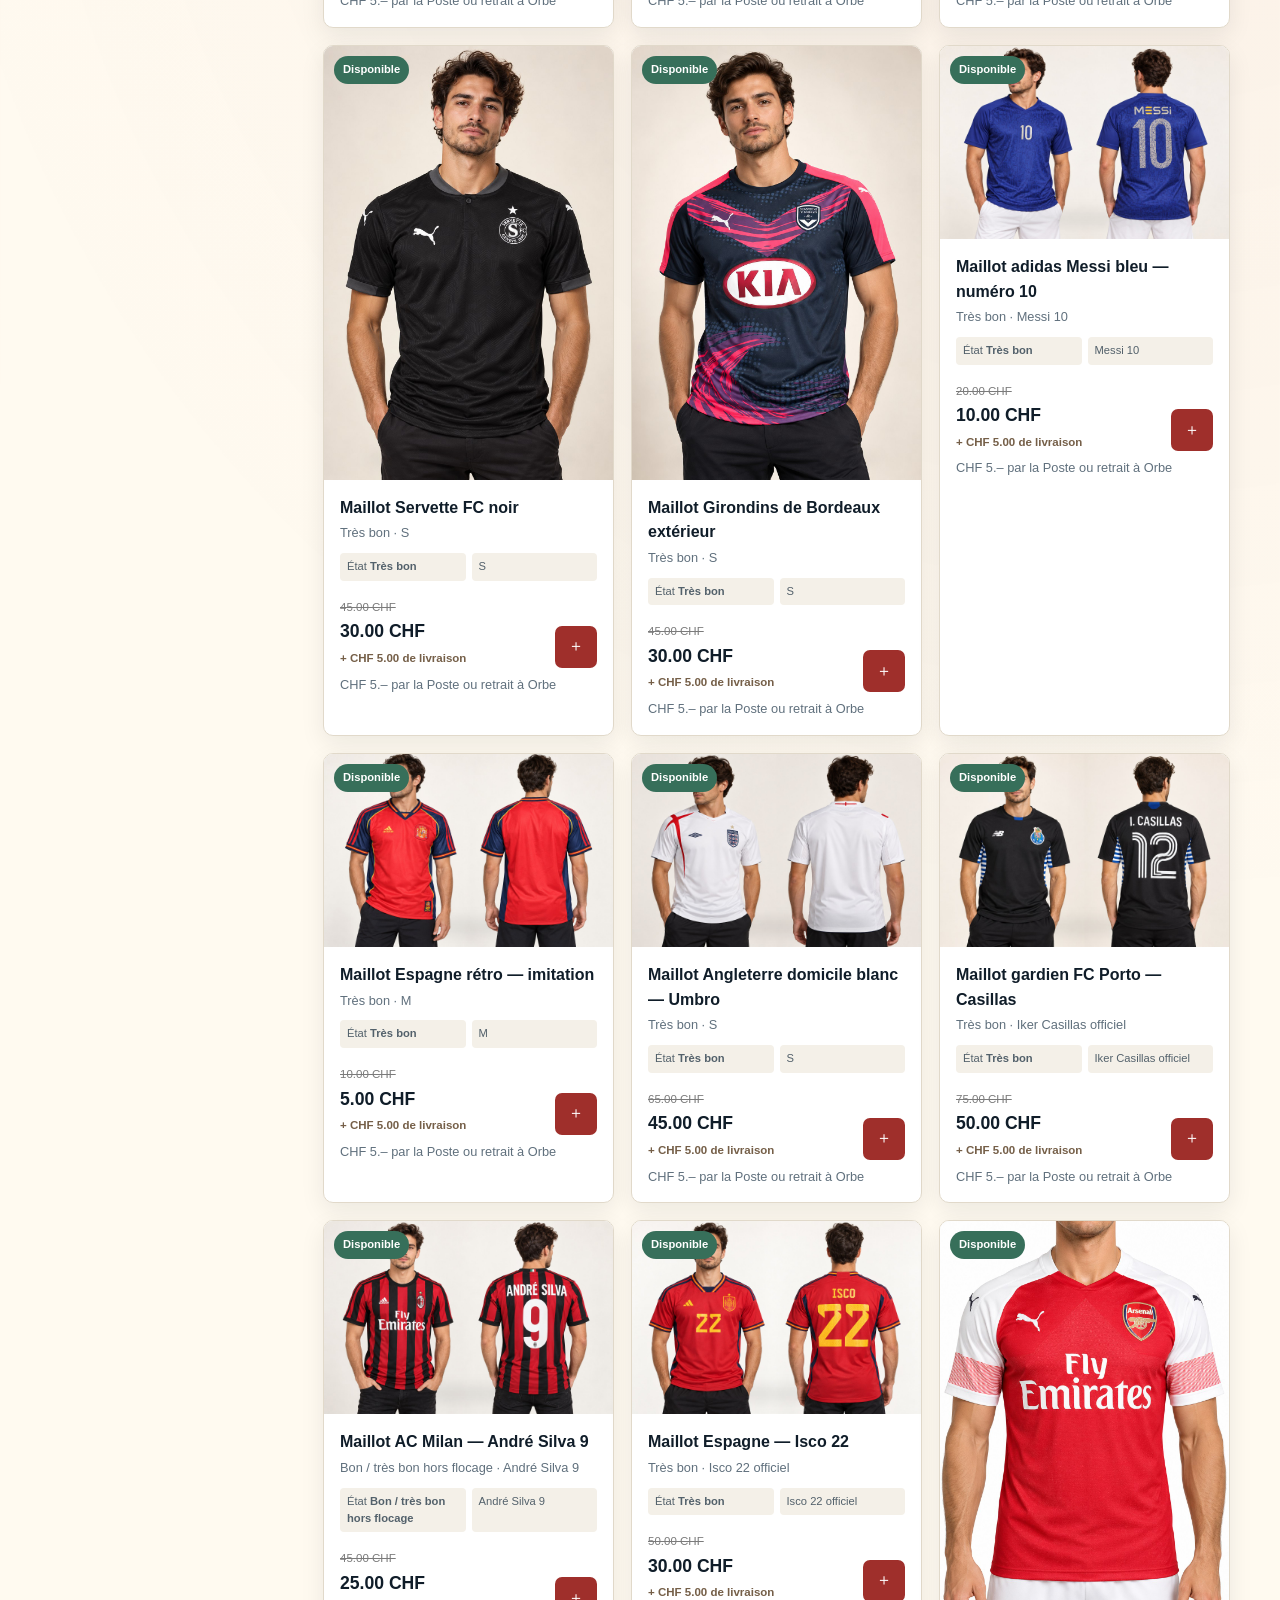
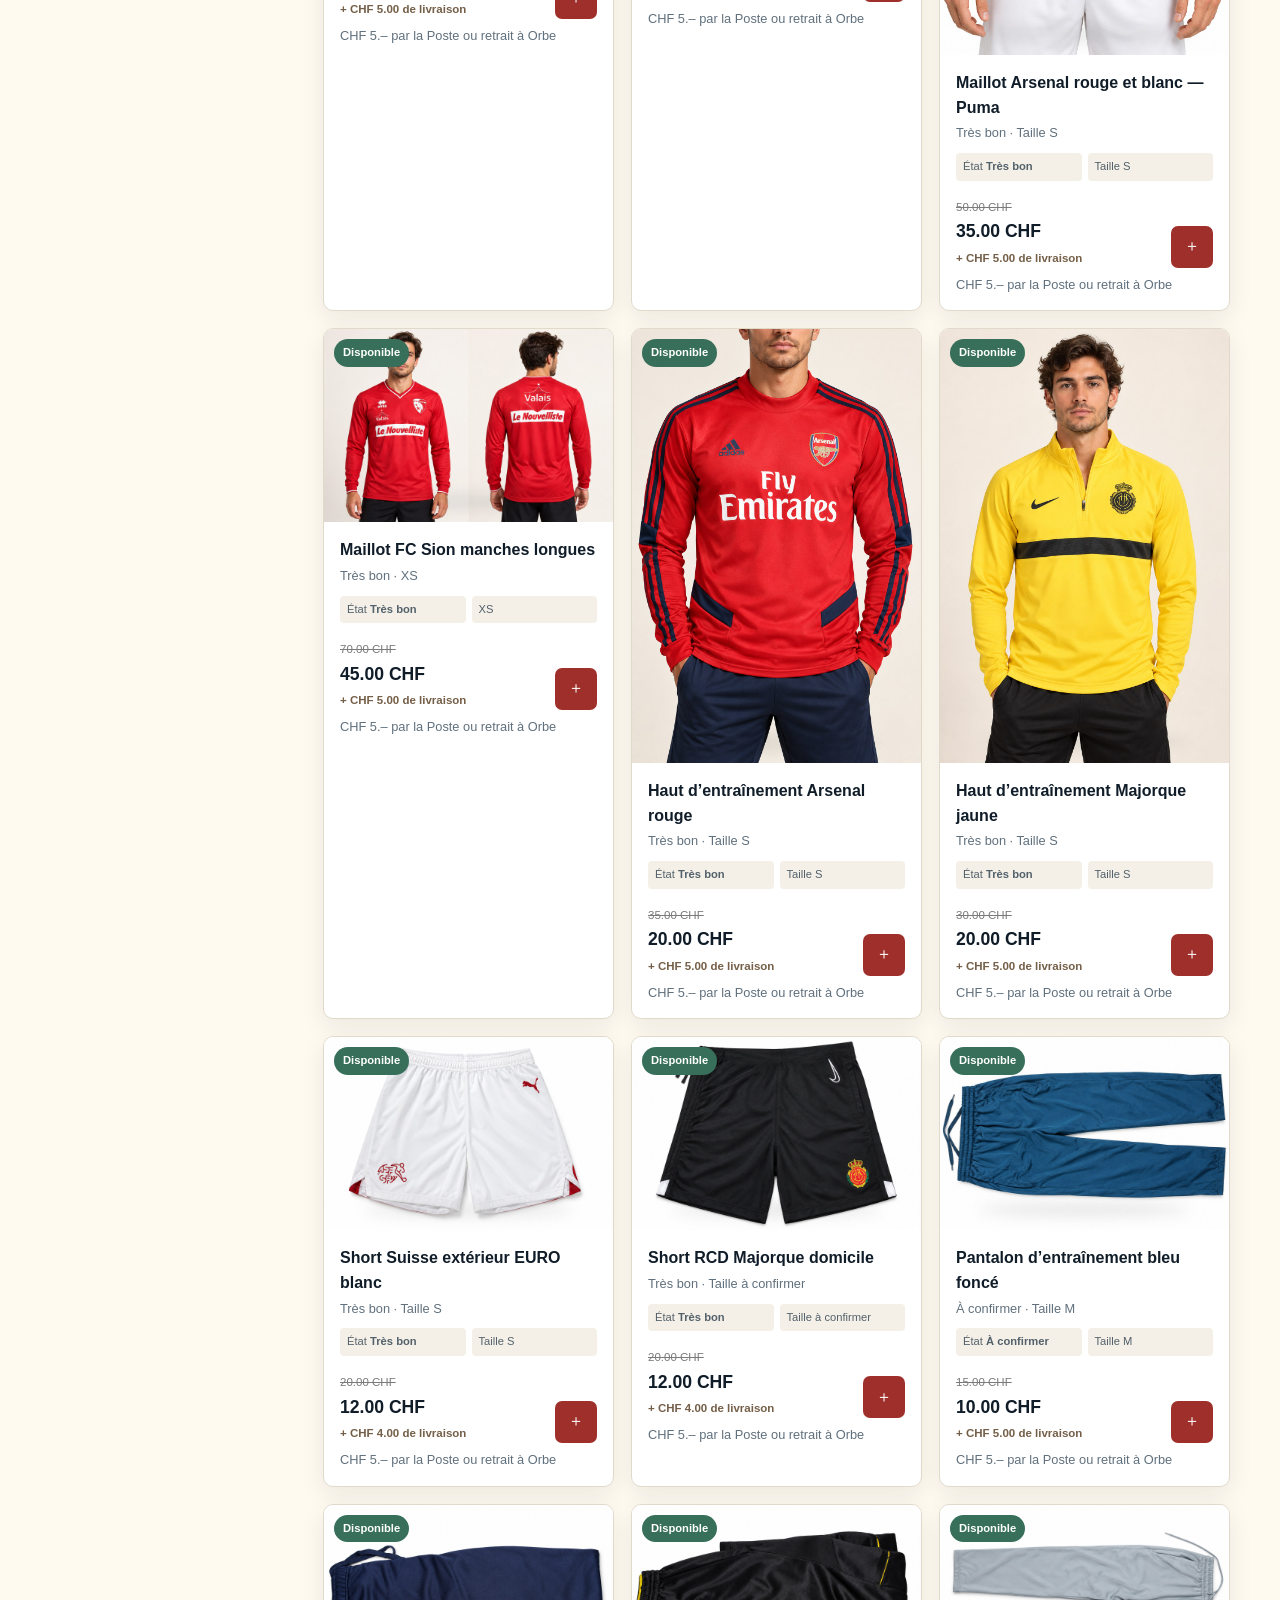
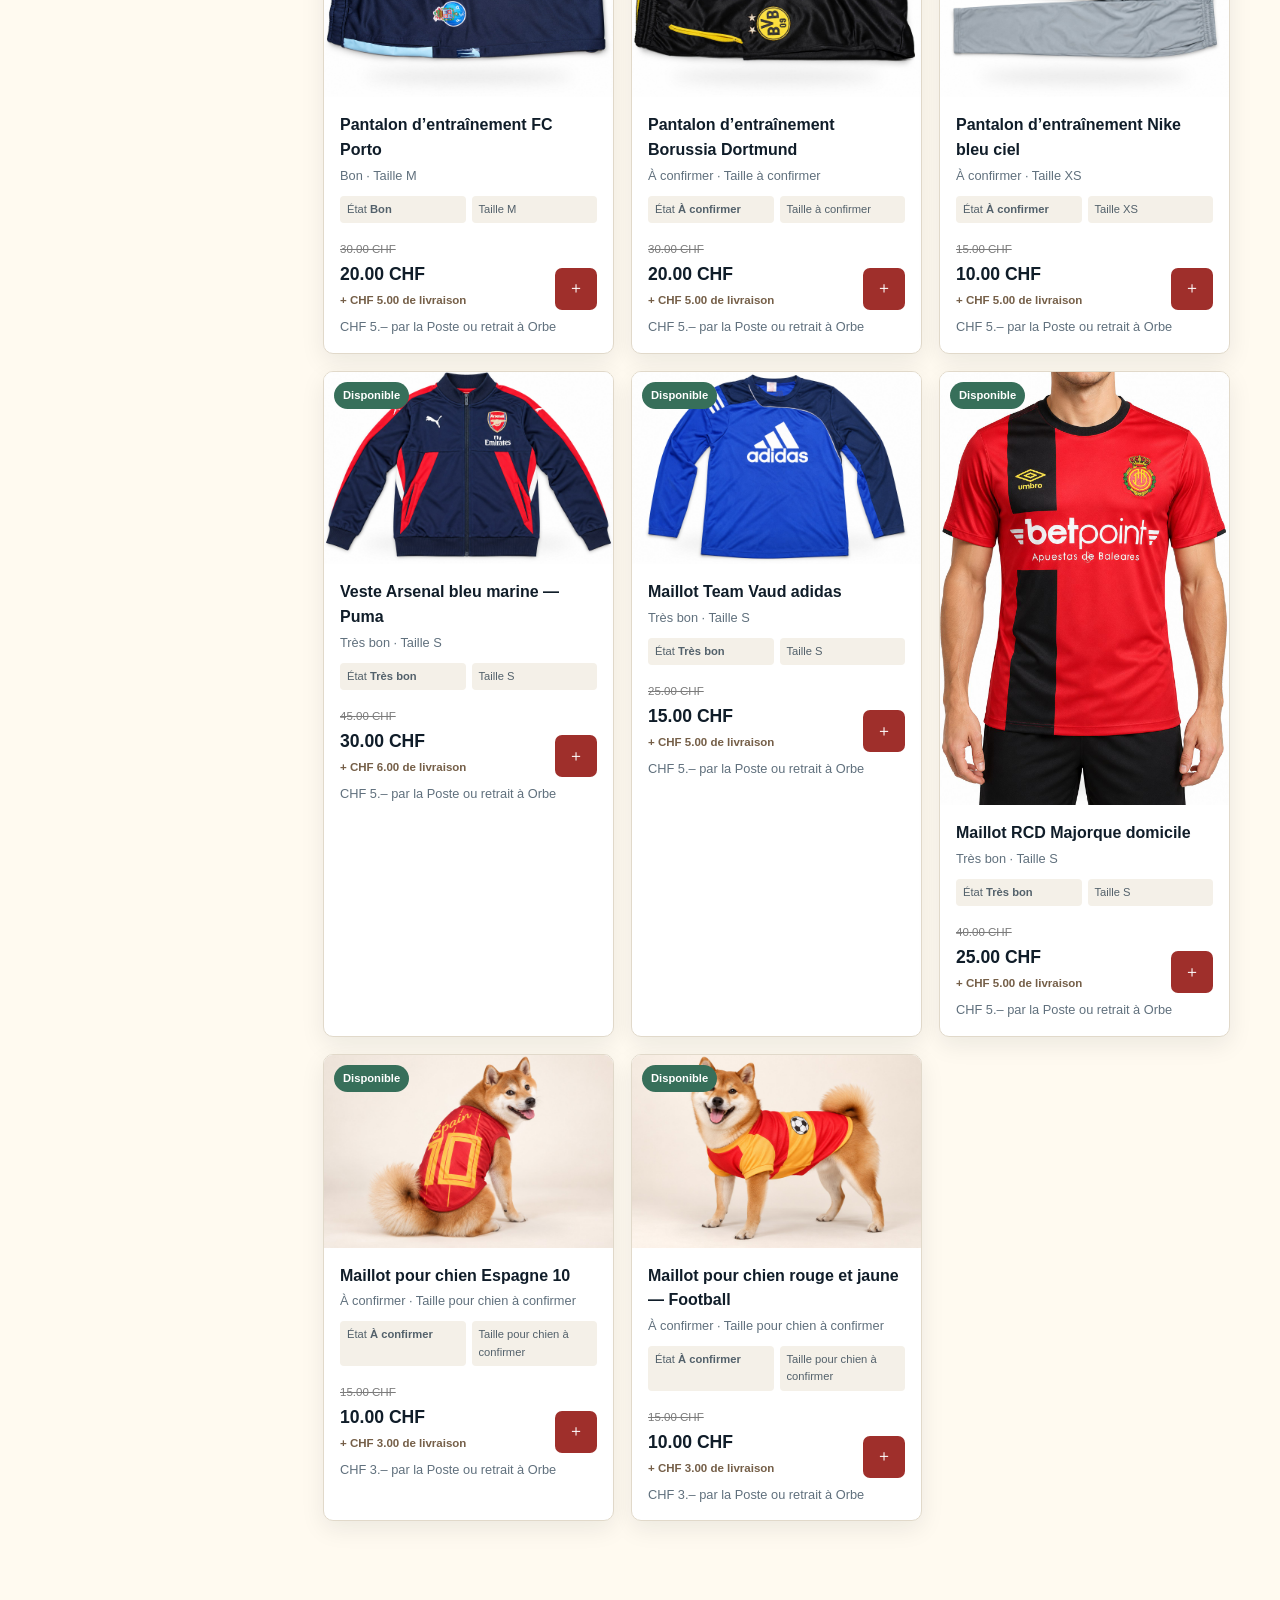
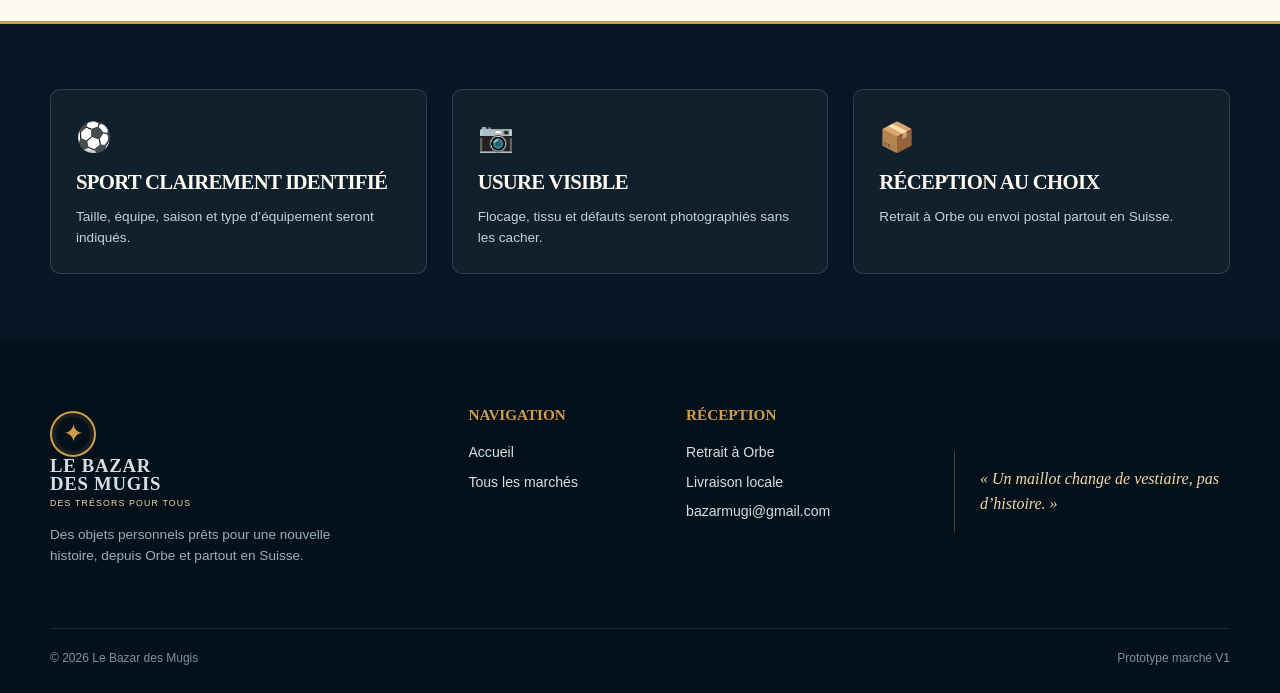
<file: marche.html>
<!doctype html>
<html lang="fr">
<head>
  <meta charset="UTF-8" />
  <meta name="viewport" content="width=device-width, initial-scale=1" />
  <meta name="robots" content="noindex, nofollow" />
  <meta name="description" content="Articles de seconde main du Bazar des Mugis, disponibles en Suisse." />
  <title>Le marché — Le Bazar des Mugis</title>
  <link rel="stylesheet" href="styles.css" />
  <script src="catalogue-data.js" defer></script>
  <script src="catalogue-reel-2026.js" defer></script>
  <script src="marche.js" defer></script>
</head>
<body class="market-page">
  <a class="skip-link" href="#catalogueMarche">Aller aux articles</a>
  <div class="prototype-banner"><span>Prototype du catalogue — photos et informations à compléter</span></div>
  <header class="site-header">
    <div class="header-inner page-shell">
      <a class="brand" href="index.html"><span class="brand-mark">✦</span><span><strong>Le Bazar<br />des Mugis</strong><small>Des trésors pour tous</small></span></a>
      <button class="mobile-menu-button icon-button" id="mobileMenuButton" type="button" aria-expanded="false" aria-controls="mainNav"><span class="sr-only">Ouvrir le menu</span><span>☰</span></button>
      <nav class="main-nav" id="mainNav" aria-label="Navigation principale"><a href="index.html">Accueil</a><a class="active" href="#catalogueMarche" id="navMarket">Marché</a><a href="index.html#marches">Catégories</a><a href="index.html#a-propos">À propos</a><a href="mailto:bazarmugi@gmail.com">Contact</a></nav>
      <div class="header-actions"><button class="icon-button" id="focusSearch" type="button" aria-label="Rechercher">⌕</button><button class="icon-button cart-button" id="cartButton" type="button" aria-label="Ouvrir le panier">🛒<span class="counter" id="cartCount" hidden>0</span></button></div>
    </div>
  </header>
  <main>
    <section class="category-hero market-hero" id="marketHero" aria-labelledby="marketTitle">
      <div class="page-shell category-hero-inner">
        <nav class="breadcrumbs" aria-label="Fil d’Ariane"><a href="index.html">Accueil</a><span>›</span><span id="breadcrumbLabel">Marché</span></nav>
        <div class="category-hero-copy"><p class="eyebrow" id="marketEyebrow">Le marché</p><h1 id="marketTitle">Des trésors à découvrir</h1><p id="marketDescription"></p></div>
        <div class="market-hero-art" aria-hidden="true"><span class="theme-orbit"></span><img id="marketHeroImage" alt="" /></div>
      </div>
    </section>
    <nav class="market-tabs" aria-label="Les marchés du bazar"><div class="page-shell market-tabs-inner" id="marketTabs"></div></nav>
    <section class="catalogue-section" id="catalogueMarche">
      <div class="page-shell">
        <div class="catalogue-intro"><div><p class="eyebrow">Étal préparé</p><h2 id="catalogueTitle">Les articles</h2></div><p class="demo-note"><strong>Présentation commune :</strong> chaque article indique son état, son prix, sa disponibilité et son mode de réception. Les vraies photos remplaceront les emplacements prévus.</p></div>
        <button class="button filter-toggle" id="filterToggle" type="button" aria-expanded="false" aria-controls="marketFilters">Afficher les filtres</button>
        <div class="catalogue-layout">
          <aside class="filters-panel" id="marketFilters">
            <div class="filters-title"><span>☷</span><h2>Filtres</h2></div>
            <label class="filter-search">Rechercher<input id="marketSearch" type="search" placeholder="Nom, description…" /></label>
            <fieldset class="filter-group"><legend>État</legend><label><input type="checkbox" name="condition" value="Comme neuf" /> Comme neuf</label><label><input type="checkbox" name="condition" value="Très bon état" /> Très bon état</label><label><input type="checkbox" name="condition" value="Bon état" /> Bon état</label><label><input type="checkbox" name="condition" value="État correct" /> État correct</label></fieldset>
            <div class="filter-group"><label for="maxPrice"><strong>Prix maximum</strong><output id="maxPriceOutput">CHF 300.–</output></label><input id="maxPrice" type="range" min="5" max="500" step="5" value="300" /></div>
            <label class="stock-filter"><input id="availableOnly" type="checkbox" /> Uniquement les articles disponibles</label>
            <button class="filter-reset" id="resetFilters" type="button">↻ Réinitialiser</button>
          </aside>
          <div class="catalogue-results">
            <div class="results-toolbar"><p><strong id="resultCount">0</strong> article(s)</p><label>Trier par : <select id="sortMarket"><option value="recent">Plus récents</option><option value="price-asc">Prix croissant</option><option value="price-desc">Prix décroissant</option></select></label></div>
            <div class="shoe-product-grid" id="marketGrid"></div><p class="empty-state" id="marketEmpty" hidden>Aucun article ne correspond à ces filtres.</p>
          </div>
        </div>
      </div>
    </section>
    <section class="shoe-information"><div class="page-shell shoe-information-grid" id="marketPromises"></div></section>
  </main>
  <footer class="site-footer"><div class="page-shell footer-grid"><div class="footer-brand"><a class="brand brand-footer" href="index.html"><span class="brand-mark">✦</span><span><strong>Le Bazar<br />des Mugis</strong><small>Des trésors pour tous</small></span></a><p>Des objets personnels prêts pour une nouvelle histoire, depuis Orbe et partout en Suisse.</p></div><div><h3>Navigation</h3><a href="index.html">Accueil</a><a href="index.html#marches">Tous les marchés</a></div><div><h3>Réception</h3><a href="index.html">Retrait à Orbe</a><a href="index.html">Livraison locale</a><a href="mailto:bazarmugi@gmail.com">bazarmugi@gmail.com</a></div><div class="footer-quote"><p id="marketQuote"></p></div></div><div class="page-shell footer-bottom"><span>© <span id="currentYear"></span> Le Bazar des Mugis</span><span>Prototype marché V1</span></div></footer>
  <div class="drawer-backdrop" id="drawerBackdrop" hidden></div><aside class="cart-drawer" id="cartDrawer" aria-hidden="true"><div class="drawer-header"><div><p class="eyebrow">Ta sélection</p><h2>Le panier</h2></div><button class="icon-button" id="closeCart" type="button">×</button></div><div class="cart-items" id="cartItems"></div><div class="cart-footer"><div class="cart-total"><span>Total avec livraison</span><strong id="cartTotal">CHF 0.00</strong></div><p>Le forfait provisoire de CHF 5.– est inclus.</p><a class="button button-full" href="index.html#trouvailles">Continuer la demande</a></div></aside>
  <dialog class="product-dialog shoe-dialog" id="productDialog"><button class="dialog-close icon-button" id="closeProductDialog" type="button">×</button><div id="productDialogContent"></div></dialog>
  <div class="toast" id="toast" hidden></div>
</body>
</html>
</file>
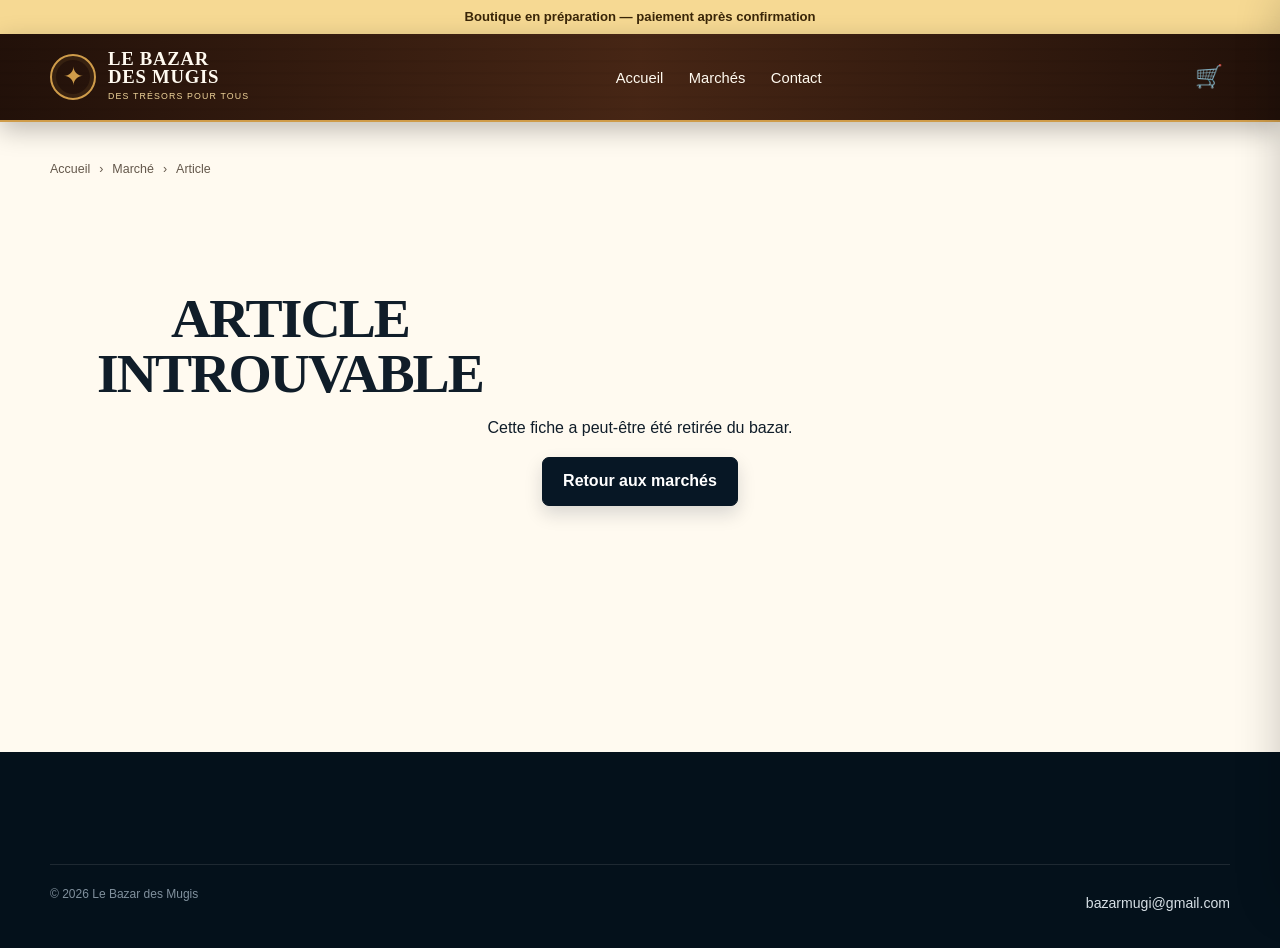
<file: product.html>
<!doctype html>
<html lang="fr">
<head>
  <meta charset="UTF-8" />
  <meta name="viewport" content="width=device-width, initial-scale=1" />
  <meta name="robots" content="noindex, nofollow" />
  <meta name="description" content="Détail d’un article du Bazar des Mugis." />
  <title>Article — Le Bazar des Mugis</title>
  <link rel="stylesheet" href="styles.css" />
  <script src="catalogue-data.js" defer></script><script src="catalogue-reel-2026.js" defer></script><script src="product.js" defer></script>
</head>
<body class="product-page">
  <div class="prototype-banner">Boutique en préparation — paiement après confirmation</div>
  <header class="site-header"><div class="header-inner page-shell"><a class="brand" href="index.html"><span class="brand-mark">✦</span><span><strong>Le Bazar<br>des Mugis</strong><small>Des trésors pour tous</small></span></a><nav class="main-nav"><a href="index.html">Accueil</a><a href="index.html#marches">Marchés</a><a href="mailto:bazarmugi@gmail.com">Contact</a></nav><div class="header-actions"><button class="icon-button cart-button" id="cartButton" type="button">🛒<span class="counter" id="cartCount" hidden>0</span></button></div></div></header>
  <main class="product-detail-main"><div class="page-shell"><nav class="breadcrumbs"><a href="index.html">Accueil</a><span>›</span><a id="categoryLink" href="index.html#marches">Marché</a><span>›</span><span id="breadcrumbProduct">Article</span></nav><div id="productDetail"></div><div class="product-not-found" id="productNotFound" hidden><h1>Article introuvable</h1><p>Cette fiche a peut-être été retirée du bazar.</p><a class="button" href="index.html#marches">Retour aux marchés</a></div></div></main>
  <footer class="site-footer"><div class="page-shell footer-bottom"><span>© <span id="currentYear"></span> Le Bazar des Mugis</span><a href="mailto:bazarmugi@gmail.com">bazarmugi@gmail.com</a></div></footer>
  <div class="drawer-backdrop" id="drawerBackdrop" hidden></div><aside class="cart-drawer" id="cartDrawer" aria-hidden="true"><div class="drawer-header"><div><p class="eyebrow">Ta sélection</p><h2>Le panier</h2></div><button class="icon-button" id="closeCart" type="button">×</button></div><div class="cart-items" id="cartItems"></div><div class="cart-footer"><div class="cart-total"><span>Total avec livraison</span><strong id="cartTotal">CHF 0.00</strong></div><p>Un seul forfait de CHF 5.– est compté pour les articles envoyés.</p><a class="button button-full" href="index.html#trouvailles">Continuer et commander</a></div></aside><div class="toast" id="toast" hidden></div>
</body></html>
</file>
<file: styles.css>
:root {
  --ink: #101d29;
  --ink-soft: #273847;
  --navy: #071725;
  --navy-2: #0d2537;
  --paper: #f3e6ca;
  --paper-light: #fffaf0;
  --paper-deep: #dbc39a;
  --wood: #2f190f;
  --wood-light: #58321d;
  --burgundy: #9f2f2b;
  --burgundy-dark: #6f1f1d;
  --brass: #cf9c4a;
  --green: #376f5a;
  --white: #fff;
  --shadow: 0 18px 48px rgba(10, 19, 27, 0.16);
  --radius: 14px;
  --page: min(1180px, calc(100% - 36px));
}

* {
  box-sizing: border-box;
}

[hidden] {
  display: none !important;
}

html {
  scroll-behavior: smooth;
}

body {
  margin: 0;
  color: var(--ink);
  background:
    radial-gradient(circle at 10% 10%, rgba(155, 101, 50, 0.08), transparent 22%),
    radial-gradient(circle at 90% 40%, rgba(155, 101, 50, 0.06), transparent 26%),
    var(--paper-light);
  font-family: "Trebuchet MS", Arial, sans-serif;
  line-height: 1.55;
}

body.drawer-open {
  overflow: hidden;
}

button,
input,
select,
textarea {
  font: inherit;
}

button,
a {
  -webkit-tap-highlight-color: transparent;
}

a {
  color: inherit;
}

img {
  display: block;
  max-width: 100%;
}

.sr-only {
  position: absolute;
  width: 1px;
  height: 1px;
  padding: 0;
  margin: -1px;
  overflow: hidden;
  clip: rect(0, 0, 0, 0);
  white-space: nowrap;
  border: 0;
}

.skip-link {
  position: fixed;
  z-index: 999;
  top: 8px;
  left: 8px;
  transform: translateY(-160%);
  padding: 10px 14px;
  background: var(--paper-light);
  color: var(--ink);
  border-radius: 6px;
}

.skip-link:focus {
  transform: translateY(0);
}

.page-shell {
  width: var(--page);
  margin-inline: auto;
}

.prototype-banner {
  min-height: 34px;
  display: flex;
  align-items: center;
  justify-content: center;
  gap: 18px;
  padding: 6px 18px;
  background: #f6d993;
  color: #3a2608;
  font-size: 0.82rem;
  font-weight: 700;
}

.text-button {
  border: 0;
  border-bottom: 1px solid currentColor;
  padding: 0;
  background: transparent;
  color: inherit;
  cursor: pointer;
  font-weight: 700;
}

.site-header {
  position: sticky;
  z-index: 50;
  top: 0;
  color: var(--white);
  background:
    linear-gradient(90deg, rgba(31, 15, 8, 0.9), rgba(73, 39, 21, 0.82), rgba(31, 15, 8, 0.9)),
    repeating-linear-gradient(0deg, #3c2114 0 9px, #2e180e 10px 12px);
  border-bottom: 2px solid var(--brass);
  box-shadow: 0 8px 24px rgba(0, 0, 0, 0.25);
}

.header-inner {
  min-height: 86px;
  display: grid;
  grid-template-columns: auto 1fr auto;
  align-items: center;
  gap: 30px;
}

.brand {
  display: inline-flex;
  align-items: center;
  gap: 12px;
  color: var(--paper-light);
  text-decoration: none;
  text-transform: uppercase;
}

.brand-mark {
  width: 46px;
  aspect-ratio: 1;
  display: grid;
  place-items: center;
  color: var(--brass);
  border: 2px solid var(--brass);
  border-radius: 50%;
  font-size: 1.55rem;
  box-shadow: inset 0 0 0 4px rgba(207, 156, 74, 0.1);
}

.brand strong {
  display: block;
  font-family: Georgia, serif;
  font-size: 1.17rem;
  line-height: 0.93;
  letter-spacing: 0.04em;
}

.brand small {
  display: block;
  margin-top: 5px;
  color: #efd49a;
  font-size: 0.55rem;
  letter-spacing: 0.13em;
}

.main-nav {
  display: flex;
  justify-content: center;
  align-items: center;
  gap: clamp(15px, 2vw, 29px);
}

.main-nav a {
  position: relative;
  padding: 31px 0 28px;
  color: #fffaf0;
  text-decoration: none;
  font-size: 0.92rem;
}

.main-nav a::after {
  content: "";
  position: absolute;
  left: 0;
  right: 100%;
  bottom: 19px;
  height: 2px;
  background: var(--brass);
  transition: right 180ms ease;
}

.main-nav a:hover::after,
.main-nav a:focus-visible::after,
.main-nav a.active::after {
  right: 0;
}

.header-actions {
  display: flex;
  align-items: center;
  gap: 4px;
}

.icon-button {
  position: relative;
  width: 42px;
  height: 42px;
  display: inline-grid;
  place-items: center;
  border: 0;
  border-radius: 50%;
  background: transparent;
  color: inherit;
  cursor: pointer;
  font-size: 1.4rem;
}

.icon-button:hover,
.icon-button:focus-visible {
  background: rgba(255, 255, 255, 0.12);
  outline: 2px solid transparent;
}

.counter {
  position: absolute;
  top: 0;
  right: -1px;
  min-width: 19px;
  height: 19px;
  padding: 0 5px;
  display: grid;
  place-items: center;
  border-radius: 20px;
  background: var(--burgundy);
  color: white;
  font-size: 0.66rem;
  font-weight: 800;
}

.mobile-menu-button {
  display: none;
}

.search-panel {
  padding: 14px 0;
  color: var(--ink);
  background: var(--paper-light);
  border-top: 1px solid rgba(255, 255, 255, 0.12);
}

.search-form {
  display: grid;
  grid-template-columns: auto 1fr;
  align-items: center;
  gap: 20px;
}

.search-form > div {
  display: flex;
  gap: 8px;
}

.search-form input {
  width: 100%;
  border: 1px solid #bda77d;
  border-radius: 8px;
  padding: 10px 13px;
  background: white;
}

.hero {
  position: relative;
  min-height: 610px;
  display: grid;
  align-items: center;
  overflow: hidden;
  isolation: isolate;
  background:
    linear-gradient(90deg, rgba(13, 26, 35, 0.28), rgba(13, 26, 35, 0.04)),
    url("identite-visuelle/hero-proprietaire-beely-v1.png") center / cover no-repeat,
    linear-gradient(135deg, #2b6d8c, #d8b56d 60%, #634127);
}

.hero::after {
  content: "";
  position: absolute;
  z-index: -1;
  inset: auto 0 0;
  height: 35px;
  background: linear-gradient(176deg, transparent 45%, var(--paper) 47%);
}

.hero-overlay {
  position: absolute;
  z-index: -1;
  inset: 0;
  background: linear-gradient(90deg, rgba(5, 16, 24, 0.34), transparent 67%);
}

.hero-inner {
  padding: 65px 0 85px;
}

.parchment-panel {
  position: relative;
  background:
    radial-gradient(circle at 12% 20%, rgba(133, 84, 35, 0.08), transparent 22%),
    linear-gradient(135deg, #fff6df, #ecd6aa);
  border: 1px solid #b48a53;
  box-shadow: var(--shadow);
}

.parchment-panel::before,
.parchment-panel::after {
  content: "";
  position: absolute;
  z-index: -1;
  inset: 7px -7px -7px 7px;
  border: 1px solid rgba(93, 55, 22, 0.28);
  background: #ddc08e;
}

.hero-copy {
  width: min(560px, 54%);
  padding: clamp(28px, 4vw, 54px);
}

.eyebrow {
  margin: 0 0 5px;
  color: var(--burgundy);
  font-weight: 900;
  letter-spacing: 0.06em;
  text-transform: uppercase;
  font-size: 0.85rem;
}

h1,
h2 {
  margin: 0;
  color: var(--ink);
  font-family: Georgia, "Times New Roman", serif;
  font-weight: 900;
  text-transform: uppercase;
  letter-spacing: -0.035em;
  line-height: 0.98;
}

h1 {
  max-width: 480px;
  font-size: clamp(2.55rem, 4.35vw, 4.35rem);
}

h2 {
  font-size: clamp(2.1rem, 4vw, 4.2rem);
}

.hero-copy > p:not(.eyebrow) {
  max-width: 480px;
  margin: 24px 0;
  font-size: 1.05rem;
}

.hero-copy blockquote {
  margin: 25px 0 0;
  color: #6c4b2e;
  font-family: Georgia, serif;
  font-style: italic;
}

.button {
  min-height: 48px;
  display: inline-flex;
  align-items: center;
  justify-content: center;
  gap: 12px;
  border: 1px solid var(--navy);
  border-radius: 7px;
  padding: 11px 20px;
  color: white;
  background: var(--navy);
  box-shadow: 0 8px 18px rgba(7, 23, 37, 0.15);
  text-decoration: none;
  font-weight: 800;
  cursor: pointer;
  transition: transform 160ms ease, background 160ms ease;
}

.button:hover,
.button:focus-visible {
  transform: translateY(-2px);
  background: var(--navy-2);
}

.button-small {
  min-height: 38px;
  padding: 7px 13px;
  font-size: 0.86rem;
}

.button-full {
  width: 100%;
}

.button-accent {
  border-color: var(--burgundy);
  background: var(--burgundy);
}

.service-strip {
  background: var(--navy);
  color: var(--paper-light);
  border-bottom: 3px solid var(--brass);
}

.service-grid {
  display: grid;
  grid-template-columns: repeat(4, 1fr);
}

.service-grid p {
  margin: 0;
  min-height: 91px;
  display: grid;
  grid-template-columns: auto 1fr;
  align-content: center;
  column-gap: 11px;
  padding: 15px 19px;
  border-right: 1px solid rgba(255, 255, 255, 0.12);
}

.service-grid p:last-child {
  border-right: 0;
}

.service-grid p > span {
  grid-row: span 2;
  align-self: center;
  color: var(--brass);
  font-size: 1.35rem;
}

.service-grid strong,
.service-grid small {
  display: block;
}

.service-grid small {
  color: #c8d0d6;
  font-size: 0.75rem;
}

.section {
  padding: clamp(70px, 8vw, 110px) 0;
}

.parchment-section {
  background:
    radial-gradient(circle at 80% 18%, rgba(125, 73, 28, 0.08), transparent 24%),
    linear-gradient(180deg, var(--paper), #f6ead1);
}

.section-heading {
  margin-bottom: 35px;
}

.split-heading {
  display: grid;
  grid-template-columns: 1fr 1fr;
  align-items: end;
  gap: 40px;
}

.split-heading > p {
  max-width: 420px;
  margin: 0 0 6px;
}

.category-grid {
  display: grid;
  grid-template-columns: repeat(4, 1fr);
  gap: 18px;
}

.category-card {
  --accent: var(--burgundy);
  position: relative;
  min-height: 238px;
  display: flex;
  flex-direction: column;
  align-items: center;
  justify-content: space-between;
  border: 1px solid #b48a53;
  border-radius: 4px 12px 5px 11px;
  padding: 24px 17px 18px;
  color: var(--ink);
  text-decoration: none;
  background:
    linear-gradient(160deg, rgba(255, 255, 255, 0.43), transparent 55%),
    #ead5a9;
  box-shadow: 0 10px 22px rgba(62, 39, 20, 0.12);
  cursor: pointer;
  transition: transform 180ms ease, box-shadow 180ms ease;
}

.category-card::after {
  content: "";
  position: absolute;
  inset: 9px;
  border: 1px solid color-mix(in srgb, var(--accent), transparent 64%);
  pointer-events: none;
}

.category-card:hover,
.category-card:focus-visible {
  transform: translateY(-5px) rotate(-0.2deg);
  box-shadow: 0 18px 28px rgba(62, 39, 20, 0.18);
  outline: 2px solid var(--accent);
  outline-offset: 3px;
}

.category-illustration {
  width: 126px;
  height: 116px;
  display: grid;
  place-items: center;
  border-radius: 50%;
  color: var(--accent);
  background: radial-gradient(circle, rgba(255, 255, 255, 0.72), transparent 68%);
  font-size: 4.35rem;
  filter: saturate(0.78);
}

.category-card strong {
  position: relative;
  z-index: 1;
  text-align: center;
  font-family: Georgia, serif;
  text-transform: uppercase;
  font-size: 1rem;
}

.category-card span:last-child {
  color: var(--accent);
  font-size: 1.45rem;
}

.products-section {
  background: #fffaf0;
}

.products-heading {
  display: flex;
  align-items: end;
  justify-content: space-between;
  gap: 30px;
}

.product-tools {
  display: flex;
  align-items: center;
  gap: 8px;
}

.product-tools select {
  border: 1px solid #b9aa90;
  border-radius: 7px;
  padding: 9px 34px 9px 10px;
  background: white;
}

.active-filter {
  display: flex;
  align-items: center;
  justify-content: space-between;
  margin: -12px 0 22px;
  border-left: 4px solid var(--burgundy);
  padding: 9px 14px;
  background: #f3e6ca;
}

.product-grid {
  display: grid;
  grid-template-columns: repeat(4, 1fr);
  gap: 18px;
}

.product-card {
  position: relative;
  overflow: hidden;
  border: 1px solid #e1d9ca;
  border-radius: 10px;
  background: white;
  box-shadow: 0 8px 24px rgba(12, 27, 39, 0.08);
  transition: transform 180ms ease, box-shadow 180ms ease;
}

.product-card:hover {
  transform: translateY(-4px);
  box-shadow: 0 15px 32px rgba(12, 27, 39, 0.14);
}

.product-visual {
  position: relative;
  min-height: 210px;
  display: grid;
  place-items: center;
  overflow: hidden;
  background:
    radial-gradient(circle at 50% 40%, white 0 27%, transparent 54%),
    linear-gradient(135deg, #f7f6f3, #e7e5e1);
  font-size: 6.2rem;
  cursor: pointer;
}

.product-visual::after {
  content: "";
  position: absolute;
  inset: auto 14% 14px;
  height: 13px;
  border-radius: 50%;
  background: rgba(0, 0, 0, 0.09);
  filter: blur(7px);
}

.favorite-button {
  position: absolute;
  z-index: 2;
  top: 10px;
  right: 10px;
  width: 38px;
  height: 38px;
  border: 1px solid rgba(159, 47, 43, 0.2);
  border-radius: 50%;
  color: var(--burgundy);
  background: rgba(255, 255, 255, 0.9);
  cursor: pointer;
  font-size: 1.35rem;
}

.favorite-button.is-favorite {
  color: white;
  background: var(--burgundy);
}

.status-badge {
  position: absolute;
  z-index: 2;
  left: 10px;
  top: 10px;
  border-radius: 20px;
  padding: 5px 9px;
  color: white;
  background: var(--green);
  font-size: 0.7rem;
  font-weight: 800;
}

.status-badge.pending {
  background: #af7a23;
}

.status-badge.reserved {
  background: var(--burgundy);
}

.status-badge.sold {
  background: #555;
}

.product-body {
  padding: 16px;
}

.product-body h3 {
  margin: 0 0 3px;
  font-size: 1rem;
}

.product-meta,
.product-shipping {
  margin: 0;
  color: #60707d;
  font-size: 0.8rem;
}

.product-shipping {
  margin-top: 7px;
}

.product-price-row {
  display: flex;
  align-items: end;
  justify-content: space-between;
  gap: 10px;
  margin-top: 13px;
}

.product-price strong {
  display: block;
  color: var(--ink);
  font-size: 1.1rem;
}

.market-price {
  color: #7b7b7b;
  font-size: 0.72rem;
  text-decoration: line-through;
}

.add-button {
  width: 42px;
  height: 42px;
  border: 0;
  border-radius: 7px;
  color: white;
  background: var(--navy);
  cursor: pointer;
  font-size: 1rem;
}

.add-button:disabled {
  cursor: not-allowed;
  opacity: 0.35;
}

.empty-state {
  padding: 40px;
  text-align: center;
  border: 1px dashed #b9aa90;
  border-radius: 10px;
}

.about-section {
  padding: 80px 0;
  color: var(--paper-light);
  background:
    linear-gradient(rgba(7, 23, 37, 0.94), rgba(7, 23, 37, 0.94)),
    repeating-linear-gradient(90deg, transparent 0 52px, rgba(255, 255, 255, 0.03) 53px 54px);
  border-top: 3px solid var(--brass);
}

.about-grid {
  display: grid;
  grid-template-columns: 1fr 1fr;
  align-items: center;
  gap: 70px;
}

.about-section h2 {
  color: var(--paper-light);
}

.about-grid > p {
  font-size: 1.12rem;
}

.site-footer {
  padding: 64px 0 25px;
  color: #e7edf1;
  background: #04111b;
}

.footer-grid {
  display: grid;
  grid-template-columns: 1.5fr 0.7fr 0.9fr 1.1fr;
  gap: 42px;
}

.site-footer h3 {
  margin: 0 0 15px;
  color: var(--brass);
  font-family: Georgia, serif;
  font-size: 0.95rem;
  text-transform: uppercase;
}

.site-footer a {
  display: block;
  width: fit-content;
  margin: 8px 0;
  color: #d6dfe5;
  text-decoration: none;
  font-size: 0.88rem;
}

.site-footer a:hover {
  color: var(--brass);
}

.footer-brand > p {
  max-width: 320px;
  color: #9eacb7;
  font-size: 0.85rem;
}

.brand-footer {
  margin-bottom: 20px;
}

.footer-quote {
  align-self: center;
  border-left: 1px solid rgba(207, 156, 74, 0.35);
  padding-left: 25px;
  color: #f1d8a7;
  font-family: Georgia, serif;
  font-style: italic;
}

.footer-bottom {
  display: flex;
  justify-content: space-between;
  margin-top: 48px;
  border-top: 1px solid rgba(255, 255, 255, 0.1);
  padding-top: 20px;
  color: #80909d;
  font-size: 0.75rem;
}

.drawer-backdrop {
  position: fixed;
  z-index: 80;
  inset: 0;
  background: rgba(3, 12, 18, 0.62);
  backdrop-filter: blur(2px);
}

.cart-drawer {
  position: fixed;
  z-index: 90;
  top: 0;
  right: 0;
  width: min(430px, 100%);
  height: 100dvh;
  display: grid;
  grid-template-rows: auto 1fr auto;
  transform: translateX(105%);
  color: var(--ink);
  background: var(--paper-light);
  box-shadow: -20px 0 45px rgba(0, 0, 0, 0.24);
  transition: transform 220ms ease;
}

.cart-drawer.is-open {
  transform: translateX(0);
}

.drawer-header {
  display: flex;
  align-items: center;
  justify-content: space-between;
  border-bottom: 1px solid #d8c9ae;
  padding: 20px 23px;
}

.drawer-header h2 {
  font-size: 2rem;
}

.cart-items {
  overflow-y: auto;
  padding: 20px;
}

.cart-empty {
  display: grid;
  place-items: center;
  min-height: 260px;
  text-align: center;
  color: #687984;
}

.cart-line {
  display: grid;
  grid-template-columns: 66px 1fr auto;
  align-items: center;
  gap: 12px;
  border-bottom: 1px solid #e2d7c5;
  padding: 13px 0;
}

.cart-line-icon {
  width: 66px;
  height: 66px;
  display: grid;
  place-items: center;
  border-radius: 8px;
  background: #eeeae2;
  font-size: 2.2rem;
}

.cart-line strong,
.cart-line small {
  display: block;
}

.remove-line {
  border: 0;
  color: var(--burgundy);
  background: transparent;
  cursor: pointer;
  font-size: 1.3rem;
}

.cart-footer {
  border-top: 1px solid #d8c9ae;
  padding: 20px;
}

.cart-footer > p {
  color: #65747e;
  font-size: 0.78rem;
}

.cart-total {
  display: flex;
  justify-content: space-between;
  margin-bottom: 6px;
}

dialog {
  width: min(780px, calc(100% - 28px));
  max-height: 90dvh;
  overflow-y: auto;
  border: 1px solid #b48a53;
  border-radius: 14px;
  padding: clamp(24px, 4vw, 42px);
  color: var(--ink);
  background: var(--paper-light);
  box-shadow: 0 24px 80px rgba(0, 0, 0, 0.35);
}

dialog::backdrop {
  background: rgba(3, 12, 18, 0.7);
  backdrop-filter: blur(3px);
}

.dialog-close {
  position: absolute;
  top: 10px;
  right: 10px;
}

.dialog-heading {
  margin-bottom: 25px;
}

.dialog-heading h2 {
  font-size: clamp(2rem, 5vw, 3.7rem);
}

.form-grid {
  display: grid;
  grid-template-columns: 1fr 1fr;
  gap: 15px;
}

form label,
fieldset {
  font-weight: 700;
}

form input,
form textarea {
  width: 100%;
  margin-top: 5px;
  border: 1px solid #b9aa90;
  border-radius: 7px;
  padding: 11px 12px;
  background: white;
}

fieldset {
  display: grid;
  gap: 8px;
  margin: 22px 0;
  border: 0;
  padding: 0;
}

fieldset legend {
  margin-bottom: 8px;
}

.radio-card {
  display: flex;
  align-items: center;
  gap: 12px;
  border: 1px solid #d2c3aa;
  border-radius: 8px;
  padding: 12px;
  background: white;
  cursor: pointer;
}

.radio-card input,
.consent input {
  width: auto;
  margin: 0;
}

.radio-card span,
.radio-card small {
  display: block;
}

.radio-card small {
  color: #697782;
  font-weight: 400;
}

.consent {
  display: flex;
  align-items: start;
  gap: 10px;
  margin: 17px 0;
  font-size: 0.84rem;
}

.product-dialog-layout {
  display: grid;
  grid-template-columns: 0.9fr 1.1fr;
  gap: 30px;
  align-items: center;
}

.product-dialog-visual {
  min-height: 330px;
  display: grid;
  place-items: center;
  border-radius: 10px;
  background: linear-gradient(135deg, #f1eee6, white);
  font-size: 8rem;
}

.product-dialog-copy h2 {
  margin: 8px 0 12px;
  font-size: clamp(2rem, 4vw, 3.5rem);
}

.dialog-price {
  color: var(--burgundy);
  font-size: 1.4rem;
  font-weight: 900;
}

.detail-list {
  margin: 18px 0;
  padding: 0;
  list-style: none;
}

.detail-list li {
  display: flex;
  justify-content: space-between;
  gap: 20px;
  border-bottom: 1px solid #e2d7c5;
  padding: 7px 0;
}

.demo-panel {
  position: fixed;
  z-index: 70;
  left: 50%;
  bottom: 18px;
  width: min(720px, calc(100% - 28px));
  display: flex;
  align-items: center;
  justify-content: center;
  gap: 10px;
  transform: translateX(-50%);
  border: 1px solid var(--brass);
  border-radius: 12px;
  padding: 10px 12px;
  color: white;
  background: rgba(7, 23, 37, 0.96);
  box-shadow: var(--shadow);
}

.demo-panel > div {
  margin-right: auto;
}

.demo-panel span {
  display: block;
  color: #bac7cf;
  font-size: 0.72rem;
}

.toast {
  position: fixed;
  z-index: 120;
  left: 50%;
  bottom: 24px;
  transform: translate(-50%, 20px);
  border-radius: 8px;
  padding: 12px 18px;
  color: white;
  background: var(--navy);
  box-shadow: var(--shadow);
  opacity: 0;
  transition: opacity 180ms ease, transform 180ms ease;
}

.toast.show {
  transform: translate(-50%, 0);
  opacity: 1;
}

@media (max-width: 960px) {
  .header-inner {
    grid-template-columns: auto 1fr auto;
    gap: 12px;
  }

  .mobile-menu-button {
    display: grid;
    grid-column: 2;
    justify-self: end;
  }

  .main-nav {
    position: absolute;
    top: 100%;
    left: 0;
    right: 0;
    display: none;
    align-items: stretch;
    flex-direction: column;
    gap: 0;
    padding: 12px max(18px, calc((100% - 1180px) / 2));
    background: var(--wood);
    border-top: 1px solid rgba(255, 255, 255, 0.12);
  }

  .main-nav.is-open {
    display: flex;
  }

  .main-nav a {
    padding: 12px 18px;
  }

  .main-nav a::after {
    bottom: 6px;
  }

  .header-actions {
    grid-column: 3;
  }

  .hero-copy {
    width: min(620px, 72%);
  }

  .service-grid,
  .category-grid,
  .product-grid {
    grid-template-columns: repeat(2, 1fr);
  }

  .service-grid p:nth-child(2) {
    border-right: 0;
  }

  .footer-grid {
    grid-template-columns: 1.3fr 1fr 1fr;
  }

  .footer-quote {
    grid-column: 1 / -1;
  }
}

@media (max-width: 650px) {
  :root {
    --page: min(1180px, calc(100% - 24px));
  }

  body {
    overflow-x: hidden;
  }

  .prototype-banner {
    justify-content: center;
    flex-wrap: wrap;
    gap: 2px 14px;
    padding-block: 7px;
    font-size: 0.7rem;
    text-align: center;
  }

  .prototype-banner > * {
    min-width: 0;
    overflow-wrap: anywhere;
  }

  .header-inner {
    min-height: 70px;
    grid-template-columns: minmax(0, 1fr) auto auto;
    gap: 4px;
  }

  .brand-mark {
    width: 38px;
    font-size: 1.25rem;
  }

  .brand strong {
    font-size: 0.92rem;
  }

  .brand {
    min-width: 0;
    gap: 8px;
  }

  .brand small,
  .desktop-action {
    display: none;
  }

  .mobile-menu-button {
    justify-self: center;
  }

  .header-actions {
    gap: 0;
  }

  .header-actions .icon-button {
    width: 36px;
  }

  .search-form,
  .split-heading,
  .about-grid,
  .product-dialog-layout {
    grid-template-columns: 1fr;
  }

  .search-form {
    gap: 6px;
  }

  .hero {
    min-height: 820px;
    align-items: end;
    background-size: auto, auto 390px, auto;
    background-position: center, 74% top, center;
    background-repeat: no-repeat;
    background-color: #18364a;
  }

  .hero-overlay {
    background: linear-gradient(180deg, rgba(7, 23, 37, 0.04) 30%, rgba(7, 23, 37, 0.6));
  }

  .hero-inner {
    padding: 310px 0 70px;
  }

  .hero-copy {
    width: 100%;
    padding: 26px 23px;
  }

  h1 {
    font-size: clamp(2rem, 9vw, 2.7rem);
    overflow-wrap: anywhere;
  }

  .service-grid {
    grid-template-columns: 1fr;
  }

  .service-grid p {
    min-height: 75px;
    border-right: 0;
    border-bottom: 1px solid rgba(255, 255, 255, 0.12);
  }

  .section {
    padding: 65px 0;
  }

  .split-heading {
    align-items: start;
    gap: 18px;
  }

  .category-grid {
    gap: 12px;
  }

  .category-card {
    min-height: 184px;
    padding: 17px 10px 14px;
  }

  .category-illustration {
    width: 92px;
    height: 90px;
    font-size: 3.25rem;
  }

  .category-card strong {
    font-size: 0.78rem;
  }

  .products-heading {
    align-items: start;
    flex-direction: column;
  }

  .product-grid {
    grid-template-columns: 1fr 1fr;
    gap: 11px;
  }

  .product-visual {
    min-height: 155px;
    font-size: 4.2rem;
  }

  .product-body {
    padding: 11px;
  }

  .product-body h3 {
    font-size: 0.88rem;
  }

  .product-shipping {
    display: none;
  }

  .product-price-row {
    align-items: center;
  }

  .footer-grid {
    grid-template-columns: 1fr 1fr;
  }

  .footer-brand,
  .footer-quote {
    grid-column: 1 / -1;
  }

  .form-grid {
    grid-template-columns: 1fr;
  }

  .demo-panel {
    align-items: stretch;
    flex-wrap: wrap;
  }

  .demo-panel > div {
    width: 100%;
  }

  .demo-panel .button {
    flex: 1;
  }
}

@media (prefers-reduced-motion: reduce) {
  *,
  *::before,
  *::after {
    scroll-behavior: auto !important;
    transition-duration: 0.01ms !important;
  }
}

/* Page catalogue : chaussures */

.category-hero {
  position: relative;
  overflow: hidden;
  color: var(--paper-light);
  background:
    linear-gradient(105deg, rgba(7, 23, 37, 0.98), rgba(35, 47, 48, 0.9)),
    repeating-linear-gradient(90deg, transparent 0 78px, rgba(255, 255, 255, 0.04) 79px 81px);
  border-bottom: 3px solid var(--brass);
}

.category-hero-inner {
  position: relative;
  min-height: 350px;
  display: grid;
  align-content: center;
  padding-block: 55px;
}

.breadcrumbs {
  position: absolute;
  top: 26px;
  left: 0;
  display: flex;
  gap: 9px;
  color: #d5dde2;
  font-size: 0.78rem;
}

.breadcrumbs a {
  text-decoration: none;
}

.breadcrumbs a:hover {
  color: var(--brass);
}

.category-hero-copy {
  position: relative;
  z-index: 2;
  width: min(680px, 64%);
}

.category-hero-copy h1 {
  color: var(--paper-light);
  font-size: clamp(2.8rem, 5.4vw, 5.7rem);
}

.category-hero-copy > p:last-child {
  max-width: 600px;
  color: #d5dde2;
  font-size: 1.05rem;
}

.shoe-hero-art {
  position: absolute;
  right: 0;
  bottom: -18px;
  width: 510px;
  height: 355px;
  display: grid;
  place-items: end;
  color: white;
  background: radial-gradient(ellipse at 65% 70%, rgba(159, 47, 43, 0.34), transparent 63%);
}

.shoe-hero-art img {
  position: relative;
  z-index: 2;
  width: 100%;
  height: 100%;
  object-fit: contain;
  object-position: right bottom;
  filter: drop-shadow(0 18px 18px rgba(0, 0, 0, 0.38));
}

/* Marchés thématiques : même catalogue, identité propre à chaque rayon. */
.market-hero {
  background:
    radial-gradient(circle at 76% 43%, color-mix(in srgb, var(--theme-accent) 38%, transparent), transparent 31%),
    linear-gradient(118deg, #172633 0 50%, color-mix(in srgb, var(--theme-accent) 65%, #172633) 100%);
  border-bottom-color: var(--theme-accent);
}

.market-hero::after {
  background-image: linear-gradient(90deg, transparent 96%, rgba(255,255,255,.08) 97%), linear-gradient(transparent 96%, rgba(255,255,255,.06) 97%);
  background-size: 54px 54px;
}

.market-hero-art {
  position: absolute;
  z-index: 1;
  right: -20px;
  bottom: 0;
  display: grid;
  width: 53%;
  height: 96%;
  place-items: end center;
  pointer-events: none;
}

.market-hero-art img {
  position: relative;
  z-index: 2;
  width: 100%;
  height: 100%;
  object-fit: contain;
  object-position: center bottom;
  filter: drop-shadow(0 18px 22px rgba(0,0,0,.3));
}

.theme-orbit {
  position: absolute;
  right: 8%;
  bottom: 14%;
  width: 58%;
  aspect-ratio: 1;
  border: 1px solid color-mix(in srgb, var(--theme-tint) 45%, transparent);
  border-radius: 50%;
  box-shadow: 0 0 0 24px color-mix(in srgb, var(--theme-accent) 10%, transparent);
}

.market-page .market-tabs a.active { color: var(--theme-accent, var(--burgundy)); background: color-mix(in srgb, var(--theme-accent) 10%, transparent); }
.market-page .filter-reset,
.market-page .add-button { background: var(--theme-accent, var(--burgundy)); }

@media (max-width: 1000px) {
  .market-hero-art { right: -75px; width: 58%; }
}

@media (max-width: 760px) {
  .market-hero-art { top: 4px; right: -12px; bottom: auto; width: 310px; height: 270px; }
}

.field-line {
  position: absolute;
  z-index: 1;
  right: 5%;
  bottom: 6%;
  border: 2px solid rgba(255, 255, 255, 0.35);
  border-radius: 50%;
}

.field-line-one {
  width: 90px;
  height: 90px;
}

.field-line-two {
  width: 270px;
  height: 150px;
}

.market-tabs {
  overflow-x: auto;
  background: var(--paper);
  border-bottom: 1px solid #cdb890;
}

.market-tabs-inner {
  display: flex;
  min-width: max-content;
  padding-block: 13px;
}

.market-tabs a {
  min-width: 155px;
  display: grid;
  grid-template-columns: auto 1fr;
  align-items: center;
  gap: 8px;
  border-right: 1px solid #cdb890;
  padding: 7px 18px;
  color: var(--ink-soft);
  text-decoration: none;
  font-size: 0.82rem;
  font-weight: 800;
  text-align: center;
}

.market-tabs a span {
  font-size: 1.3rem;
}

.market-tabs a.active,
.market-tabs a:hover {
  color: var(--burgundy);
  background: rgba(159, 47, 43, 0.06);
}

.catalogue-section {
  padding: 75px 0 100px;
  background:
    radial-gradient(circle at 90% 10%, rgba(159, 47, 43, 0.05), transparent 24%),
    var(--paper-light);
}

.catalogue-intro {
  display: grid;
  grid-template-columns: 1fr 1fr;
  align-items: end;
  gap: 50px;
  margin-bottom: 32px;
}

.catalogue-intro h2 {
  font-size: clamp(2.5rem, 4vw, 4.5rem);
}

.demo-note {
  margin: 0;
  border-left: 3px solid var(--brass);
  padding: 11px 16px;
  color: #5e5141;
  background: #f3e5c9;
  font-size: 0.86rem;
}

.catalogue-layout {
  display: grid;
  grid-template-columns: 245px minmax(0, 1fr);
  align-items: start;
  gap: 28px;
}

.filters-panel {
  position: sticky;
  top: 112px;
  border: 1px solid #b99565;
  border-radius: 8px;
  padding: 20px;
  background:
    linear-gradient(rgba(255, 248, 229, 0.93), rgba(235, 213, 173, 0.93)),
    repeating-linear-gradient(0deg, transparent 0 10px, rgba(103, 64, 27, 0.05) 11px 12px);
  box-shadow: 0 12px 26px rgba(65, 42, 21, 0.1);
}

.filters-title {
  display: flex;
  align-items: center;
  gap: 9px;
  border-bottom: 1px solid #cdb890;
  padding-bottom: 13px;
}

.filters-title h2 {
  font-size: 1.5rem;
}

.filter-search {
  display: block;
  margin: 18px 0;
}

.filter-search input {
  width: 100%;
  margin-top: 5px;
  border: 1px solid #b9a27a;
  border-radius: 6px;
  padding: 9px 10px;
  background: #fffdf6;
}

.filter-group {
  display: grid;
  gap: 7px;
  margin: 0;
  border-top: 1px solid #d4c19e;
  padding: 17px 0;
}

.filter-group legend,
.filter-group > label > strong {
  margin-bottom: 7px;
  font-family: Georgia, serif;
  font-size: 0.95rem;
}

.filter-group label,
.stock-filter {
  display: flex;
  align-items: center;
  gap: 7px;
  font-size: 0.8rem;
  font-weight: 500;
}

.size-filter {
  display: grid;
  grid-template-columns: repeat(2, 1fr);
  gap: 6px;
}

.size-filter label {
  border: 1px solid #d6c4a6;
  border-radius: 5px;
  padding: 4px 6px;
  background: rgba(255, 255, 255, 0.45);
}

.filter-group output {
  margin-left: auto;
  color: var(--burgundy);
}

.filter-group input[type="range"] {
  width: 100%;
  accent-color: var(--burgundy);
}

.filter-reset {
  width: 100%;
  margin-top: 20px;
  border: 1px solid var(--wood-light);
  border-radius: 6px;
  padding: 10px;
  color: white;
  background: var(--wood-light);
  cursor: pointer;
  font-weight: 800;
}

.filter-toggle {
  display: none;
  margin-bottom: 20px;
}

.results-toolbar {
  display: flex;
  align-items: center;
  justify-content: space-between;
  gap: 20px;
  min-height: 48px;
  margin-bottom: 15px;
}

.results-toolbar p {
  margin: 0;
}

.results-toolbar select {
  border: 1px solid #baa889;
  border-radius: 6px;
  padding: 8px 10px;
  background: white;
}

.shoe-product-grid {
  display: grid;
  grid-template-columns: repeat(3, minmax(0, 1fr));
  gap: 17px;
}

.shoe-card {
  min-width: 0;
}

.shoe-card .product-visual {
  min-height: 190px;
  background:
    linear-gradient(145deg, rgba(255, 255, 255, 0.84), rgba(220, 219, 215, 0.76)),
    repeating-linear-gradient(90deg, transparent 0 45px, rgba(159, 47, 43, 0.04) 46px 47px);
}

.shoe-card .product-visual.has-photo {
  background: #f4f3ef;
}

.shoe-card .product-visual img {
  width: 100%;
  height: 100%;
  object-fit: contain;
}

.photo-placeholder {
  display: grid;
  place-items: center;
  gap: 2px;
  color: #776c60;
  text-align: center;
}

.photo-placeholder span:first-child {
  font-size: 4.8rem;
}

.photo-placeholder small {
  font-size: 0.7rem;
  font-weight: 800;
  text-transform: uppercase;
  letter-spacing: 0.05em;
}

.demo-badge {
  display: inline-block;
  margin-bottom: 5px;
  color: var(--burgundy);
  font-size: 0.65rem;
  font-weight: 900;
  text-transform: uppercase;
  letter-spacing: 0.07em;
}

.shoe-quick-info {
  display: grid;
  grid-template-columns: 1fr 1fr;
  gap: 6px;
  margin-top: 10px;
}

.shoe-quick-info span {
  border-radius: 4px;
  padding: 5px 7px;
  color: #53616b;
  background: #f4f0e8;
  font-size: 0.7rem;
}

.shoe-information {
  padding: 65px 0;
  color: var(--paper-light);
  background: var(--navy);
  border-top: 3px solid var(--brass);
}

.shoe-information-grid {
  display: grid;
  grid-template-columns: repeat(3, 1fr);
  gap: 25px;
}

.shoe-information article {
  border: 1px solid rgba(255, 255, 255, 0.14);
  border-radius: 10px;
  padding: 25px;
  background: rgba(255, 255, 255, 0.04);
}

.shoe-information article > span {
  font-size: 1.8rem;
}

.shoe-information h2 {
  margin-top: 12px;
  color: var(--paper-light);
  font-size: 1.3rem;
}

.shoe-information p {
  margin-bottom: 0;
  color: #c4d0d8;
  font-size: 0.85rem;
}

.shoe-dialog .product-dialog-visual {
  position: relative;
  overflow: hidden;
}

.shoe-dialog .product-dialog-visual img {
  width: 100%;
  height: 100%;
  object-fit: contain;
}

.shoe-detail-table {
  display: grid;
  grid-template-columns: 1fr 1fr;
  gap: 0 18px;
  margin: 18px 0;
}

.shoe-detail-table p {
  display: flex;
  justify-content: space-between;
  gap: 12px;
  margin: 0;
  border-bottom: 1px solid #e2d7c5;
  padding: 7px 0;
  font-size: 0.82rem;
}

@media (max-width: 1000px) {
  .shoe-product-grid {
    grid-template-columns: repeat(2, minmax(0, 1fr));
  }

  .category-hero-copy {
    width: 70%;
  }

  .shoe-hero-art {
    right: -85px;
  }
}

@media (max-width: 760px) {
  .category-hero-inner {
    min-height: 650px;
    align-content: end;
    padding: 270px 0 40px;
  }

  .category-hero-copy {
    width: 100%;
  }

  .category-hero-copy h1 {
    font-size: clamp(2.1rem, 9.5vw, 3.6rem);
    overflow-wrap: anywhere;
  }

  .shoe-hero-art {
    top: 8px;
    right: -24px;
    bottom: auto;
    width: 290px;
    height: 220px;
    opacity: 0.96;
  }

  .catalogue-intro {
    grid-template-columns: 1fr;
    gap: 20px;
  }

  .filter-toggle {
    display: inline-flex;
  }

  .catalogue-layout {
    grid-template-columns: 1fr;
  }

  .filters-panel {
    position: static;
    display: none;
  }

  .filters-panel.is-open {
    display: block;
  }

  .shoe-information-grid {
    grid-template-columns: 1fr;
  }
}

@media (max-width: 520px) {
  .catalogue-section {
    padding-top: 55px;
  }

  .results-toolbar {
    align-items: stretch;
    flex-direction: column;
  }

  .results-toolbar label,
  .results-toolbar select {
    width: 100%;
  }

  .shoe-product-grid {
    grid-template-columns: 1fr;
  }

  .shoe-card .product-visual {
    min-height: 230px;
  }

  .shoe-detail-table {
    grid-template-columns: 1fr;
  }
}

/* Prix, fiche produit complète et administration locale */
.product-detail-main .breadcrumbs {
  position: static;
}
.shipping-price{display:block;margin-top:4px;color:#755f48;font-size:.72rem;font-weight:700}.product-title-link{color:inherit;text-decoration:none}.product-title-link:hover{color:var(--burgundy)}.product-visual{text-decoration:none}
.product-detail-main{min-height:70vh;padding:38px 0 90px;background:var(--paper-light)}.product-detail-main .breadcrumbs{margin-bottom:32px;color:#64584b}.full-product{display:grid;grid-template-columns:minmax(0,1.05fr) minmax(360px,.95fr);gap:55px;align-items:start}.full-product-gallery{position:sticky;top:115px}.full-product-image{display:grid;min-height:560px;place-items:center;overflow:hidden;border:1px solid #d6c19d;border-radius:14px;background:linear-gradient(145deg,#fffdf7,#e9e4da);box-shadow:0 24px 50px rgba(56,38,22,.12)}.full-product-image img{width:100%;height:100%;max-height:650px;object-fit:contain}.product-thumbnails{display:grid;grid-template-columns:repeat(5,minmax(0,1fr));gap:.55rem;margin-top:.8rem}.product-thumbnail{aspect-ratio:1;padding:0;overflow:hidden;border:2px solid transparent;border-radius:.7rem;background:#efe7d7;cursor:pointer}.product-thumbnail:hover,.product-thumbnail:focus-visible,.product-thumbnail.active{border-color:var(--burgundy)}.product-thumbnail img{width:100%;height:100%;object-fit:cover}.product-detail-placeholder{display:grid;place-items:center;gap:10px;color:#756858}.product-detail-placeholder b{font-size:9rem}.full-product-gallery>p{color:#756858;font-size:.8rem}.full-product-copy{padding-top:16px}.full-product-copy h1{margin:9px 0 20px;font-size:clamp(2.7rem,5vw,5rem);line-height:.95}.full-product-lead{color:#5c5146;font-size:1.02rem;line-height:1.8}.full-product-price{display:flex;flex-wrap:wrap;align-items:baseline;gap:8px 18px;margin:25px 0;border-block:1px solid #dccdb3;padding:20px 0}.full-product-price strong{color:var(--burgundy);font:700 2.2rem Georgia,serif}.full-product-price span{color:#776b5e;text-decoration:line-through}.full-product-price small{flex-basis:100%;color:#745e42;font-weight:800}.product-specs{margin:0 0 28px}.product-specs div{display:grid;grid-template-columns:140px 1fr;gap:20px;border-bottom:1px solid #e1d6c3;padding:11px 0}.product-specs dt{color:#7a6e60}.product-specs dd{margin:0;font-weight:800}.contact-product{text-align:center;font-size:.82rem}.contact-product a{color:var(--burgundy);font-weight:800}.product-not-found{padding:80px 0;text-align:center}
.admin-page{background:#f5efe3}.admin-header{color:white;background:#1b2c38;border-bottom:3px solid var(--brass)}.admin-header>.page-shell{min-height:92px;display:flex;align-items:center;justify-content:space-between}.admin-main{padding-block:55px 100px}.admin-intro{display:grid;grid-template-columns:1.5fr 1fr;gap:35px;align-items:end;margin-bottom:35px}.admin-intro h1{font-size:clamp(2.8rem,5vw,5rem)}.admin-warning{border-left:4px solid #cb8a27;padding:18px;background:#fff0cf}.admin-warning p{margin-bottom:0}.admin-tabs{display:flex;gap:4px;overflow:auto;border-bottom:1px solid #cdb890}.admin-tabs button,.order-filters button{border:0;padding:13px 20px;color:#574a3d;background:transparent;cursor:pointer;font-weight:900}.admin-tabs button.active,.order-filters button.active{color:white;background:var(--burgundy)}.admin-panel{display:none;padding-top:35px}.admin-panel.active{display:block}.admin-panel-heading{display:flex;align-items:end;justify-content:space-between;gap:20px;margin-bottom:25px}.admin-panel-heading h2{font-size:2.3rem}.admin-search{display:block;max-width:500px;margin-bottom:20px}.admin-search input{width:100%;margin-top:6px}.admin-product-list{display:grid;gap:10px}.admin-product-row{display:grid;grid-template-columns:72px minmax(0,1fr) auto auto;align-items:center;gap:18px;border:1px solid #ddcfb5;border-radius:10px;padding:10px 16px;background:white}.admin-thumb{display:grid;width:64px;height:64px;place-items:center;overflow:hidden;border-radius:8px;background:#eee7dc;font-size:2rem}.admin-thumb img{width:100%;height:100%;object-fit:cover}.admin-product-row small{display:block;color:#776b5e;margin-top:5px}.admin-row-actions{display:flex;gap:10px}.admin-row-actions button,.admin-row-actions a{border:0;padding:6px;color:#294f65;background:transparent;cursor:pointer;font-weight:800;text-decoration:none}.admin-row-actions .danger-link{color:#a52f2b}.admin-form{max-width:950px;border:1px solid #ddcfb5;border-radius:14px;padding:28px;background:white;box-shadow:0 20px 45px rgba(56,38,22,.08)}.admin-form-grid{display:grid;grid-template-columns:repeat(2,minmax(0,1fr));gap:18px}.admin-form label{display:grid;gap:7px;margin-bottom:18px;font-weight:800}.admin-form input,.admin-form select,.admin-form textarea,.admin-search input{border:1px solid #bda985;border-radius:6px;padding:11px;background:#fffdf8;font:inherit}.admin-dynamic-fields{margin:10px 0 25px;border-block:1px solid #e2d7c5;padding:22px 0}.admin-dynamic-fields h3,.admin-image-editor h3{margin-bottom:14px}.admin-image-editor{display:grid;grid-template-columns:1fr 240px;gap:25px;align-items:center;margin-bottom:25px}.admin-image-preview{display:grid;height:180px;place-items:center;overflow:hidden;border:2px dashed #c7b28e;border-radius:9px;background:#f7f1e6}.admin-image-preview span{display:grid;gap:8px;text-align:center;font-size:3rem}.admin-image-preview img{width:100%;height:100%;object-fit:contain}.order-filters{display:flex;flex-wrap:wrap;gap:5px;margin-bottom:20px}.admin-orders{display:grid;gap:16px}.admin-order{border:1px solid #d9c9ad;border-radius:12px;padding:22px;background:white}.admin-order-head,.admin-order-actions{display:flex;align-items:center;justify-content:space-between;gap:15px}.admin-order h3{margin:8px 0 3px}.admin-order dl div{display:grid;grid-template-columns:100px 1fr;border-top:1px solid #eee2cf;padding:8px 0}.admin-order dd{margin:0;font-weight:700}.order-status{display:inline-block;border-radius:99px;padding:4px 9px;background:#eadfca;font-size:.72rem;font-weight:900}.status-pending{background:#fff0bc}.status-reserved{background:#dbe8f1}.status-paid,.status-preparing{background:#dcebdc}.admin-empty{padding:40px;text-align:center;color:#776b5e;background:white}
@media(max-width:760px){.full-product{grid-template-columns:1fr;gap:25px}.full-product-gallery{position:static}.full-product-image{min-height:340px}.admin-intro,.admin-form-grid,.admin-image-editor{grid-template-columns:1fr}.admin-product-row{grid-template-columns:56px 1fr}.admin-product-row>b,.admin-row-actions{grid-column:2}.admin-row-actions{flex-wrap:wrap}.admin-panel-heading{align-items:flex-start;flex-direction:column}.admin-form{padding:18px}.admin-order-head,.admin-order-actions{align-items:flex-start;flex-direction:column}}

/* Les miniatures des photos à plat montrent toujours le vêtement entier. */
.product-thumbnail img{object-fit:contain;background:#fff}
</file>
